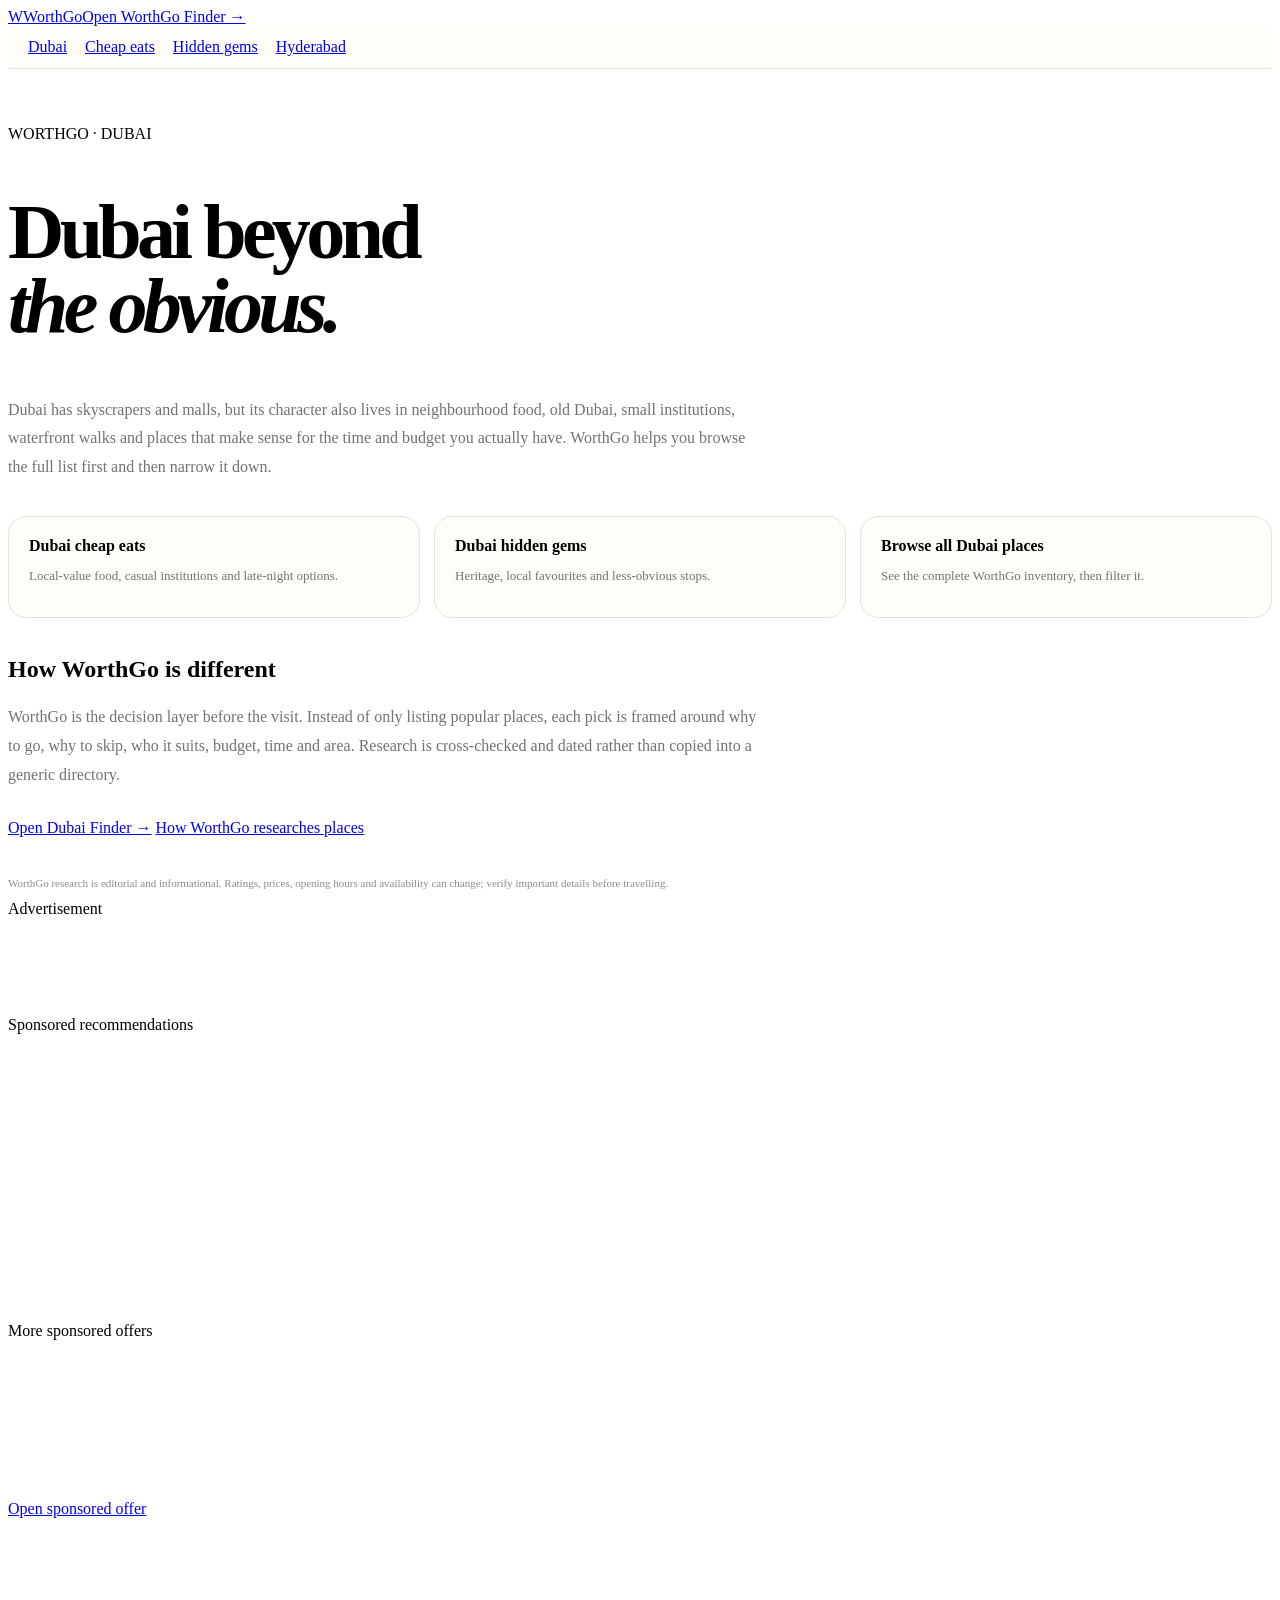
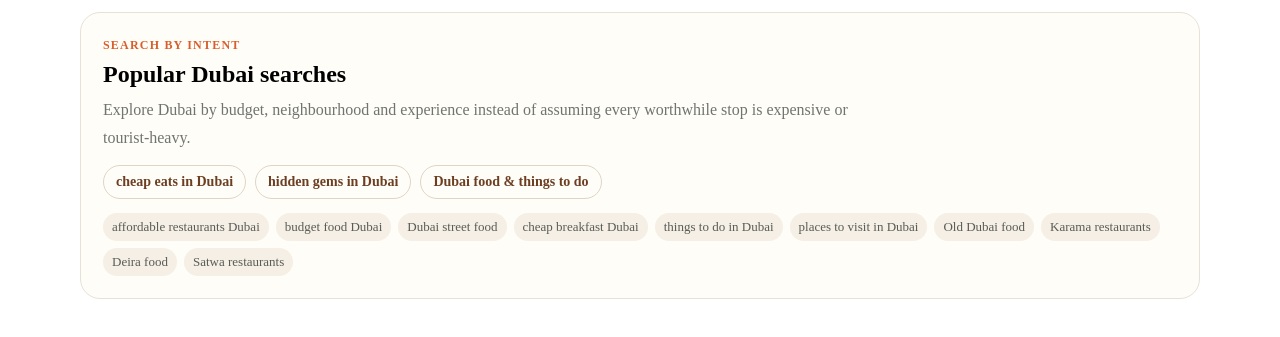
<file: dubai/index.html>
<!doctype html><html lang="en-AE"><head><meta charset="utf-8"><meta name="viewport" content="width=device-width,initial-scale=1"><title>Dubai Food, Hidden Gems & Things To Do | WorthGo</title><meta name="description" content="WorthGo's practical Dubai guide to local food, cheap eats, hidden gems, heritage neighbourhoods, waterfront walks and things to do. Browse first, then filter by budget, time, area and experience."><meta name="robots" content="index,follow,max-image-preview:large,max-snippet:-1,max-video-preview:-1"><link rel="canonical" href="https://worthgo.pages.dev/dubai/"><meta property="og:type" content="website"><meta property="og:site_name" content="WorthGo"><meta property="og:locale" content="en_AE"><meta property="og:title" content="Dubai Food, Hidden Gems & Things To Do | WorthGo"><meta property="og:description" content="A practical Dubai discovery guide covering local food, cheap eats, heritage, hidden gems and things to do."><meta property="og:url" content="https://worthgo.pages.dev/dubai/"><meta property="og:image" content="https://worthgo.pages.dev/og-image.jpg"><meta property="og:image:alt" content="WorthGo Dubai food, hidden gems and things to do guide"><meta property="og:image:width" content="1200"><meta property="og:image:height" content="630"><meta name="twitter:card" content="summary_large_image"><meta name="twitter:title" content="Dubai Food, Hidden Gems & Things To Do | WorthGo"><meta name="twitter:description" content="A practical Dubai guide to local food, cheap eats, heritage, hidden gems and things to do."><meta name="twitter:image" content="https://worthgo.pages.dev/og-image.jpg"><script type="application/ld+json">{"@context":"https://schema.org","@graph":[{"@type":"WebPage","@id":"https://worthgo.pages.dev/dubai/#webpage","name":"Dubai Food, Hidden Gems & Things To Do","url":"https://worthgo.pages.dev/dubai/","description":"A practical Dubai discovery guide from WorthGo.","dateModified":"2026-08-31","inLanguage":"en-AE","image":"https://worthgo.pages.dev/og-image.jpg","isPartOf":{"@type":"WebSite","name":"WorthGo","url":"https://worthgo.pages.dev/"},"about":{"@type":"City","name":"Dubai","containedInPlace":{"@type":"Country","name":"United Arab Emirates"}}},{"@type":"ItemList","name":"WorthGo Dubai guides","itemListElement":[{"@type":"ListItem","position":1,"name":"Dubai cheap eats","url":"https://worthgo.pages.dev/dubai/cheap-eats"},{"@type":"ListItem","position":2,"name":"Dubai hidden gems","url":"https://worthgo.pages.dev/dubai/hidden-gems"}]},{"@type":"BreadcrumbList","itemListElement":[{"@type":"ListItem","position":1,"name":"WorthGo","item":"https://worthgo.pages.dev/"},{"@type":"ListItem","position":2,"name":"Dubai","item":"https://worthgo.pages.dev/dubai/"}]}]}</script></head><body><header class="site-header"><a class="brand" href="/"><span class="brand-mark">W</span><span>Worth<span>Go</span></span></a><a class="city-pill" href="/">Open WorthGo Finder →</a></header><nav aria-label="WorthGo Dubai guides" style="padding:12px 20px;overflow:auto;white-space:nowrap;border-bottom:1px solid #e7e2d8;background:#fffdf8"><a href="/dubai/" style="margin-right:18px">Dubai</a><a href="/dubai/cheap-eats" style="margin-right:18px">Cheap eats</a><a href="/dubai/hidden-gems" style="margin-right:18px">Hidden gems</a><a href="/hyderabad/">Hyderabad</a></nav><main class="shell" style="padding:56px 0"><span class="kicker">WORTHGO · DUBAI</span><h1 style="font-family:var(--serif);font-size:clamp(44px,7vw,78px);letter-spacing:-.06em;line-height:.95">Dubai beyond <br><em style="color:var(--orange)">the obvious.</em></h1><p style="max-width:760px;color:#70746f;line-height:1.8">Dubai has skyscrapers and malls, but its character also lives in neighbourhood food, old Dubai, small institutions, waterfront walks and places that make sense for the time and budget you actually have. WorthGo helps you browse the full list first and then narrow it down.</p><section style="display:grid;grid-template-columns:repeat(auto-fit,minmax(240px,1fr));gap:14px;margin-top:34px"><a href="/dubai/cheap-eats" style="background:#fffdf8;border:1px solid #e7e2d8;border-radius:18px;padding:20px;color:inherit;text-decoration:none"><strong>Dubai cheap eats</strong><p style="font-size:13px;color:#70746f">Local-value food, casual institutions and late-night options.</p></a><a href="/dubai/hidden-gems" style="background:#fffdf8;border:1px solid #e7e2d8;border-radius:18px;padding:20px;color:inherit;text-decoration:none"><strong>Dubai hidden gems</strong><p style="font-size:13px;color:#70746f">Heritage, local favourites and less-obvious stops.</p></a><a href="/" style="background:#fffdf8;border:1px solid #e7e2d8;border-radius:18px;padding:20px;color:inherit;text-decoration:none"><strong>Browse all Dubai places</strong><p style="font-size:13px;color:#70746f">See the complete WorthGo inventory, then filter it.</p></a></section><section style="margin-top:38px"><h2>How WorthGo is different</h2><p style="max-width:760px;color:#70746f;line-height:1.8">WorthGo is the decision layer before the visit. Instead of only listing popular places, each pick is framed around why to go, why to skip, who it suits, budget, time and area. Research is cross-checked and dated rather than copied into a generic directory.</p></section><div style="margin-top:30px"><a class="primary-btn" href="/">Open Dubai Finder →</a> <a class="outline-btn" href="/about/methodology">How WorthGo researches places</a></div><p style="margin-top:40px;font-size:11px;color:#8a8d86">WorthGo research is editorial and informational. Ratings, prices, opening hours and availability can change; verify important details before travelling.</p></main><script src="/ads-body.js?v=20260826-sitewide" defer></script></body></html>
</file>
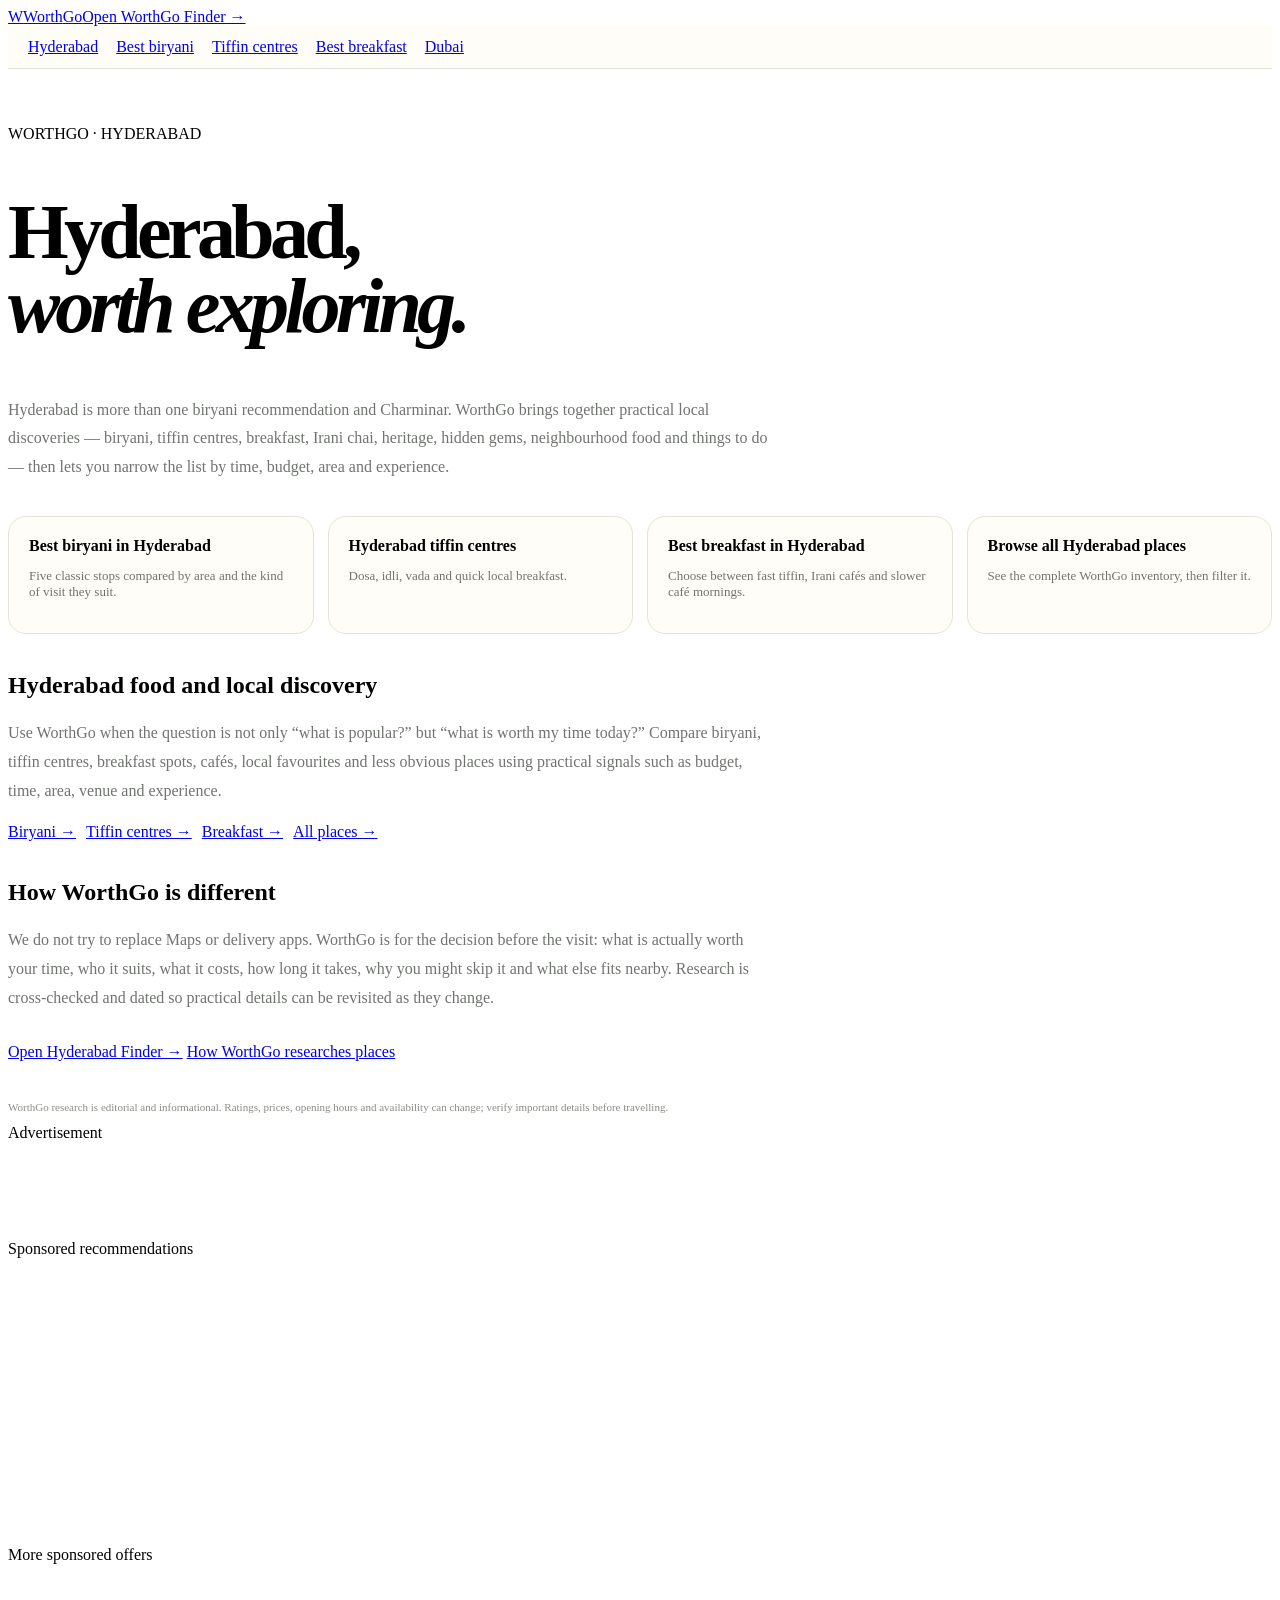
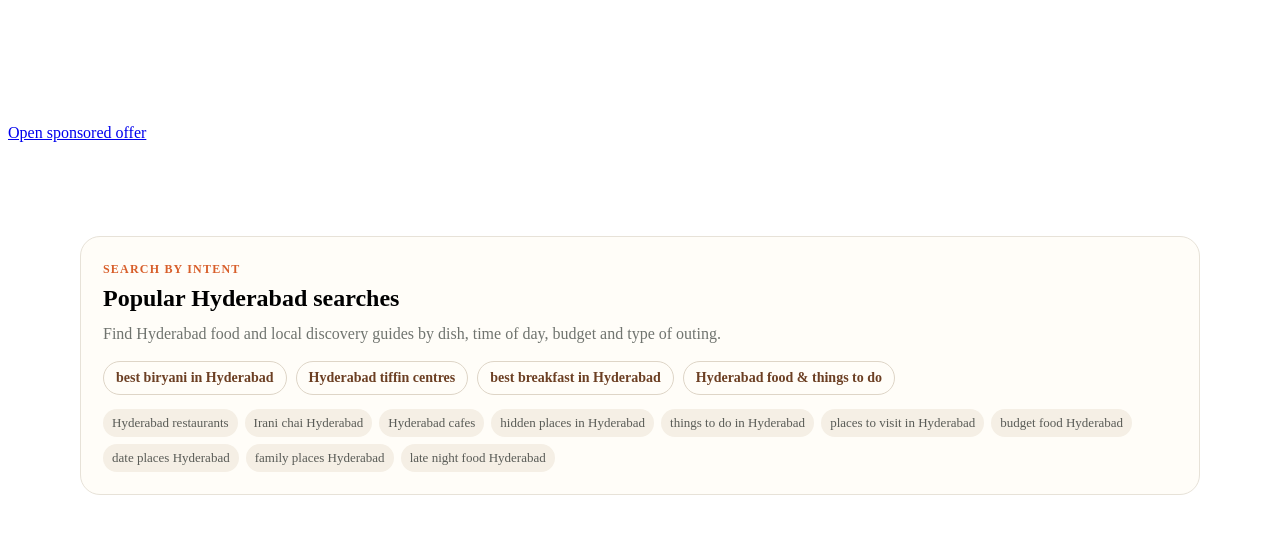
<file: hyderabad/index.html>
<!doctype html><html lang="en-IN"><head><meta charset="utf-8"><meta name="viewport" content="width=device-width,initial-scale=1"><title>Hyderabad Food, Tiffin, Hidden Gems & Things To Do | WorthGo</title><meta name="description" content="Explore Hyderabad food, tiffin centres, breakfast, biryani, Irani chai, hidden gems, heritage and things to do with practical WorthGo guides by budget, time and area."><meta name="robots" content="index,follow,max-image-preview:large,max-snippet:-1,max-video-preview:-1"><link rel="canonical" href="https://worthgo.pages.dev/hyderabad/"><meta property="og:type" content="website"><meta property="og:site_name" content="WorthGo"><meta property="og:locale" content="en_IN"><meta property="og:title" content="Hyderabad Food, Tiffin, Hidden Gems & Things To Do | WorthGo"><meta property="og:description" content="A practical Hyderabad discovery guide covering biryani, tiffin, breakfast, heritage, hidden gems and things to do."><meta property="og:url" content="https://worthgo.pages.dev/hyderabad/"><meta property="og:image" content="https://worthgo.pages.dev/og-image.jpg"><meta property="og:image:alt" content="WorthGo Hyderabad food, local discoveries and things to do guide"><meta property="og:image:width" content="1200"><meta property="og:image:height" content="630"><meta name="twitter:card" content="summary_large_image"><meta name="twitter:title" content="Hyderabad Food, Tiffin, Hidden Gems & Things To Do | WorthGo"><meta name="twitter:description" content="A practical Hyderabad guide to biryani, local breakfast, heritage, hidden gems and things to do."><meta name="twitter:image" content="https://worthgo.pages.dev/og-image.jpg"><script type="application/ld+json">{"@context":"https://schema.org","@graph":[{"@type":"WebPage","@id":"https://worthgo.pages.dev/hyderabad/#webpage","name":"Hyderabad Food, Tiffin, Hidden Gems & Things To Do","url":"https://worthgo.pages.dev/hyderabad/","description":"A practical Hyderabad discovery guide from WorthGo.","dateModified":"2026-08-31","inLanguage":"en-IN","image":"https://worthgo.pages.dev/og-image.jpg","isPartOf":{"@type":"WebSite","name":"WorthGo","url":"https://worthgo.pages.dev/"},"about":{"@type":"City","name":"Hyderabad","containedInPlace":{"@type":"State","name":"Telangana","containedInPlace":{"@type":"Country","name":"India"}}}},{"@type":"ItemList","name":"WorthGo Hyderabad guides","itemListElement":[{"@type":"ListItem","position":1,"name":"Best biryani in Hyderabad","url":"https://worthgo.pages.dev/hyderabad/best-biryani"},{"@type":"ListItem","position":2,"name":"Hyderabad tiffin centres","url":"https://worthgo.pages.dev/hyderabad/tiffin-centers"},{"@type":"ListItem","position":3,"name":"Best breakfast in Hyderabad","url":"https://worthgo.pages.dev/hyderabad/best-breakfast"}]},{"@type":"BreadcrumbList","itemListElement":[{"@type":"ListItem","position":1,"name":"WorthGo","item":"https://worthgo.pages.dev/"},{"@type":"ListItem","position":2,"name":"Hyderabad","item":"https://worthgo.pages.dev/hyderabad/"}]}]}</script></head><body><header class="site-header"><a class="brand" href="/"><span class="brand-mark">W</span><span>Worth<span>Go</span></span></a><a class="city-pill" href="/">Open WorthGo Finder →</a></header><nav aria-label="WorthGo city guides" style="padding:12px 20px;overflow:auto;white-space:nowrap;border-bottom:1px solid #e7e2d8;background:#fffdf8"><a href="/hyderabad/" style="margin-right:18px">Hyderabad</a><a href="/hyderabad/best-biryani" style="margin-right:18px">Best biryani</a><a href="/hyderabad/tiffin-centers" style="margin-right:18px">Tiffin centres</a><a href="/hyderabad/best-breakfast" style="margin-right:18px">Best breakfast</a><a href="/dubai/">Dubai</a></nav><main class="shell" style="padding:56px 0"><span class="kicker">WORTHGO · HYDERABAD</span><h1 style="font-family:var(--serif);font-size:clamp(44px,7vw,78px);letter-spacing:-.06em;line-height:.95">Hyderabad, <br><em style="color:var(--orange)">worth exploring.</em></h1><p style="max-width:760px;color:#70746f;line-height:1.8">Hyderabad is more than one biryani recommendation and Charminar. WorthGo brings together practical local discoveries — biryani, tiffin centres, breakfast, Irani chai, heritage, hidden gems, neighbourhood food and things to do — then lets you narrow the list by time, budget, area and experience.</p><section style="display:grid;grid-template-columns:repeat(auto-fit,minmax(240px,1fr));gap:14px;margin-top:34px"><a href="/hyderabad/best-biryani" style="background:#fffdf8;border:1px solid #e7e2d8;border-radius:18px;padding:20px;color:inherit;text-decoration:none"><strong>Best biryani in Hyderabad</strong><p style="font-size:13px;color:#70746f">Five classic stops compared by area and the kind of visit they suit.</p></a><a href="/hyderabad/tiffin-centers" style="background:#fffdf8;border:1px solid #e7e2d8;border-radius:18px;padding:20px;color:inherit;text-decoration:none"><strong>Hyderabad tiffin centres</strong><p style="font-size:13px;color:#70746f">Dosa, idli, vada and quick local breakfast.</p></a><a href="/hyderabad/best-breakfast" style="background:#fffdf8;border:1px solid #e7e2d8;border-radius:18px;padding:20px;color:inherit;text-decoration:none"><strong>Best breakfast in Hyderabad</strong><p style="font-size:13px;color:#70746f">Choose between fast tiffin, Irani cafés and slower café mornings.</p></a><a href="/" style="background:#fffdf8;border:1px solid #e7e2d8;border-radius:18px;padding:20px;color:inherit;text-decoration:none"><strong>Browse all Hyderabad places</strong><p style="font-size:13px;color:#70746f">See the complete WorthGo inventory, then filter it.</p></a></section><section style="margin-top:38px"><h2>Hyderabad food and local discovery</h2><p style="max-width:760px;color:#70746f;line-height:1.8">Use WorthGo when the question is not only “what is popular?” but “what is worth my time today?” Compare biryani, tiffin centres, breakfast spots, cafés, local favourites and less obvious places using practical signals such as budget, time, area, venue and experience.</p><div style="display:flex;flex-wrap:wrap;gap:10px;margin-top:18px"><a class="outline-btn" href="/hyderabad/best-biryani">Biryani →</a><a class="outline-btn" href="/hyderabad/tiffin-centers">Tiffin centres →</a><a class="outline-btn" href="/hyderabad/best-breakfast">Breakfast →</a><a class="outline-btn" href="/">All places →</a></div></section><section style="margin-top:38px"><h2>How WorthGo is different</h2><p style="max-width:760px;color:#70746f;line-height:1.8">We do not try to replace Maps or delivery apps. WorthGo is for the decision before the visit: what is actually worth your time, who it suits, what it costs, how long it takes, why you might skip it and what else fits nearby. Research is cross-checked and dated so practical details can be revisited as they change.</p></section><div style="margin-top:30px"><a class="primary-btn" href="/">Open Hyderabad Finder →</a> <a class="outline-btn" href="/about/methodology">How WorthGo researches places</a></div><p style="margin-top:40px;font-size:11px;color:#8a8d86">WorthGo research is editorial and informational. Ratings, prices, opening hours and availability can change; verify important details before travelling.</p></main><script src="/ads-body.js?v=20260826-sitewide" defer></script></body></html>
</file>
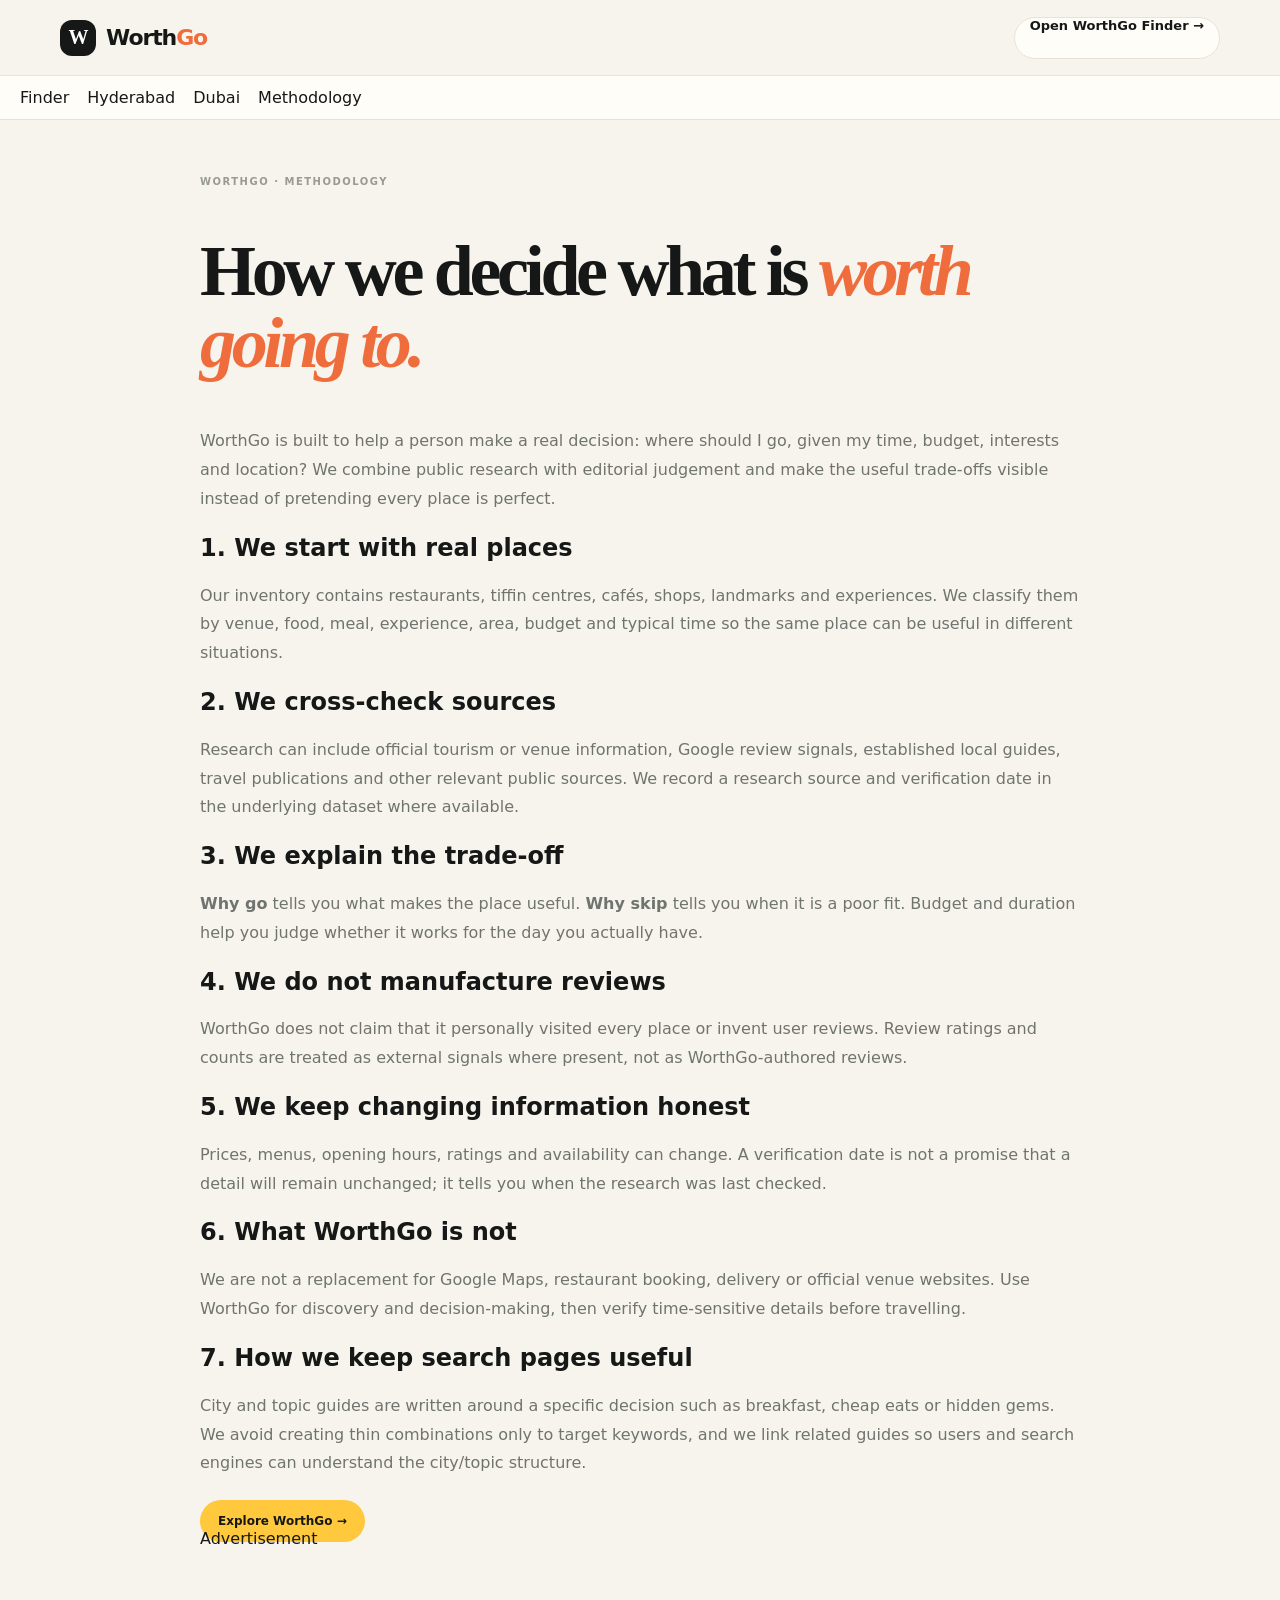
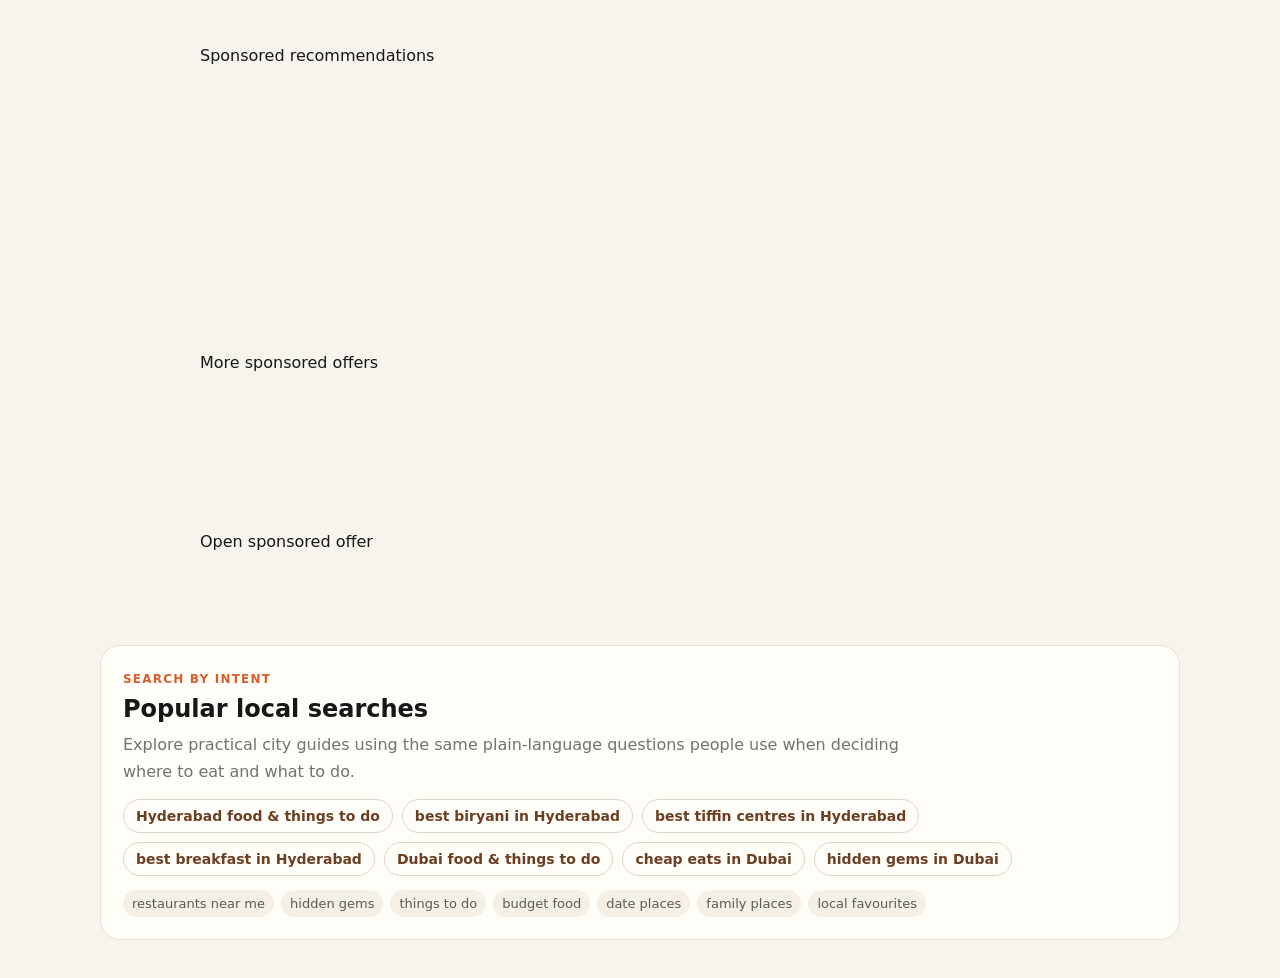
<file: about/methodology.html>
<!doctype html><html lang="en"><head><meta charset="utf-8"><meta name="viewport" content="width=device-width,initial-scale=1"><title>How WorthGo Researches Places | Methodology</title><meta name="description" content="How WorthGo researches, cross-checks and presents local places, food and things to do in Hyderabad and Dubai, including source checks and changing-information limits."><meta name="robots" content="index,follow,max-image-preview:large,max-snippet:-1,max-video-preview:-1"><link rel="canonical" href="https://worthgo.pages.dev/about/methodology"><meta property="og:type" content="article"><meta property="og:site_name" content="WorthGo"><meta property="og:locale" content="en_US"><meta property="og:title" content="How WorthGo Researches Places | Methodology"><meta property="og:description" content="See how WorthGo researches local places, explains trade-offs, cross-checks sources and handles changing information."><meta property="og:url" content="https://worthgo.pages.dev/about/methodology"><meta property="og:image" content="https://worthgo.pages.dev/og-image.jpg"><meta property="og:image:alt" content="WorthGo local discovery research methodology"><meta property="og:image:width" content="1200"><meta property="og:image:height" content="630"><meta name="twitter:card" content="summary_large_image"><meta name="twitter:title" content="How WorthGo Researches Places | Methodology"><meta name="twitter:description" content="How WorthGo researches local places, cross-checks sources and explains why a place may or may not be worth your time."><meta name="twitter:image" content="https://worthgo.pages.dev/og-image.jpg"><meta name="twitter:image:alt" content="WorthGo local discovery research methodology"><link rel="stylesheet" href="/styles.css"><link rel="stylesheet" href="/deploy.css"><script type="application/ld+json">{"@context":"https://schema.org","@type":"AboutPage","name":"How WorthGo Researches Places","description":"How WorthGo researches, cross-checks and presents local places, food and things to do.","url":"https://worthgo.pages.dev/about/methodology","dateModified":"2026-08-31","image":"https://worthgo.pages.dev/og-image.jpg","isPartOf":{"@type":"WebSite","name":"WorthGo","url":"https://worthgo.pages.dev/"}}</script><script type="application/ld+json">{"@context":"https://schema.org","@type":"BreadcrumbList","itemListElement":[{"@type":"ListItem","position":1,"name":"WorthGo","item":"https://worthgo.pages.dev/"},{"@type":"ListItem","position":2,"name":"Methodology","item":"https://worthgo.pages.dev/about/methodology"}]}</script></head><body><header class="site-header"><a class="brand" href="/"><span class="brand-mark">W</span><span>Worth<span>Go</span></span></a><a class="city-pill" href="/">Open WorthGo Finder →</a></header><nav aria-label="WorthGo guides" style="padding:12px 20px;overflow:auto;white-space:nowrap;border-bottom:1px solid #e7e2d8;background:#fffdf8"><a href="/" style="margin-right:18px">Finder</a><a href="/hyderabad/" style="margin-right:18px">Hyderabad</a><a href="/dubai/" style="margin-right:18px">Dubai</a><a href="/about/methodology">Methodology</a></nav><main class="shell" style="padding:56px 0;max-width:880px"><span class="kicker">WORTHGO · METHODOLOGY</span><h1 style="font-family:var(--serif);font-size:clamp(42px,7vw,72px);letter-spacing:-.06em;line-height:1">How we decide what is <em style="color:var(--orange)">worth going to.</em></h1><p style="color:#70746f;line-height:1.8">WorthGo is built to help a person make a real decision: where should I go, given my time, budget, interests and location? We combine public research with editorial judgement and make the useful trade-offs visible instead of pretending every place is perfect.</p><h2>1. We start with real places</h2><p style="color:#70746f;line-height:1.8">Our inventory contains restaurants, tiffin centres, cafés, shops, landmarks and experiences. We classify them by venue, food, meal, experience, area, budget and typical time so the same place can be useful in different situations.</p><h2>2. We cross-check sources</h2><p style="color:#70746f;line-height:1.8">Research can include official tourism or venue information, Google review signals, established local guides, travel publications and other relevant public sources. We record a research source and verification date in the underlying dataset where available.</p><h2>3. We explain the trade-off</h2><p style="color:#70746f;line-height:1.8"><strong>Why go</strong> tells you what makes the place useful. <strong>Why skip</strong> tells you when it is a poor fit. Budget and duration help you judge whether it works for the day you actually have.</p><h2>4. We do not manufacture reviews</h2><p style="color:#70746f;line-height:1.8">WorthGo does not claim that it personally visited every place or invent user reviews. Review ratings and counts are treated as external signals where present, not as WorthGo-authored reviews.</p><h2>5. We keep changing information honest</h2><p style="color:#70746f;line-height:1.8">Prices, menus, opening hours, ratings and availability can change. A verification date is not a promise that a detail will remain unchanged; it tells you when the research was last checked.</p><h2>6. What WorthGo is not</h2><p style="color:#70746f;line-height:1.8">We are not a replacement for Google Maps, restaurant booking, delivery or official venue websites. Use WorthGo for discovery and decision-making, then verify time-sensitive details before travelling.</p><h2>7. How we keep search pages useful</h2><p style="color:#70746f;line-height:1.8">City and topic guides are written around a specific decision such as breakfast, cheap eats or hidden gems. We avoid creating thin combinations only to target keywords, and we link related guides so users and search engines can understand the city/topic structure.</p><div style="margin-top:32px"><a class="primary-btn" href="/">Explore WorthGo →</a></div></main><script src="/ads-body.js?v=20260826-sitewide" defer></script></body></html>
</file>
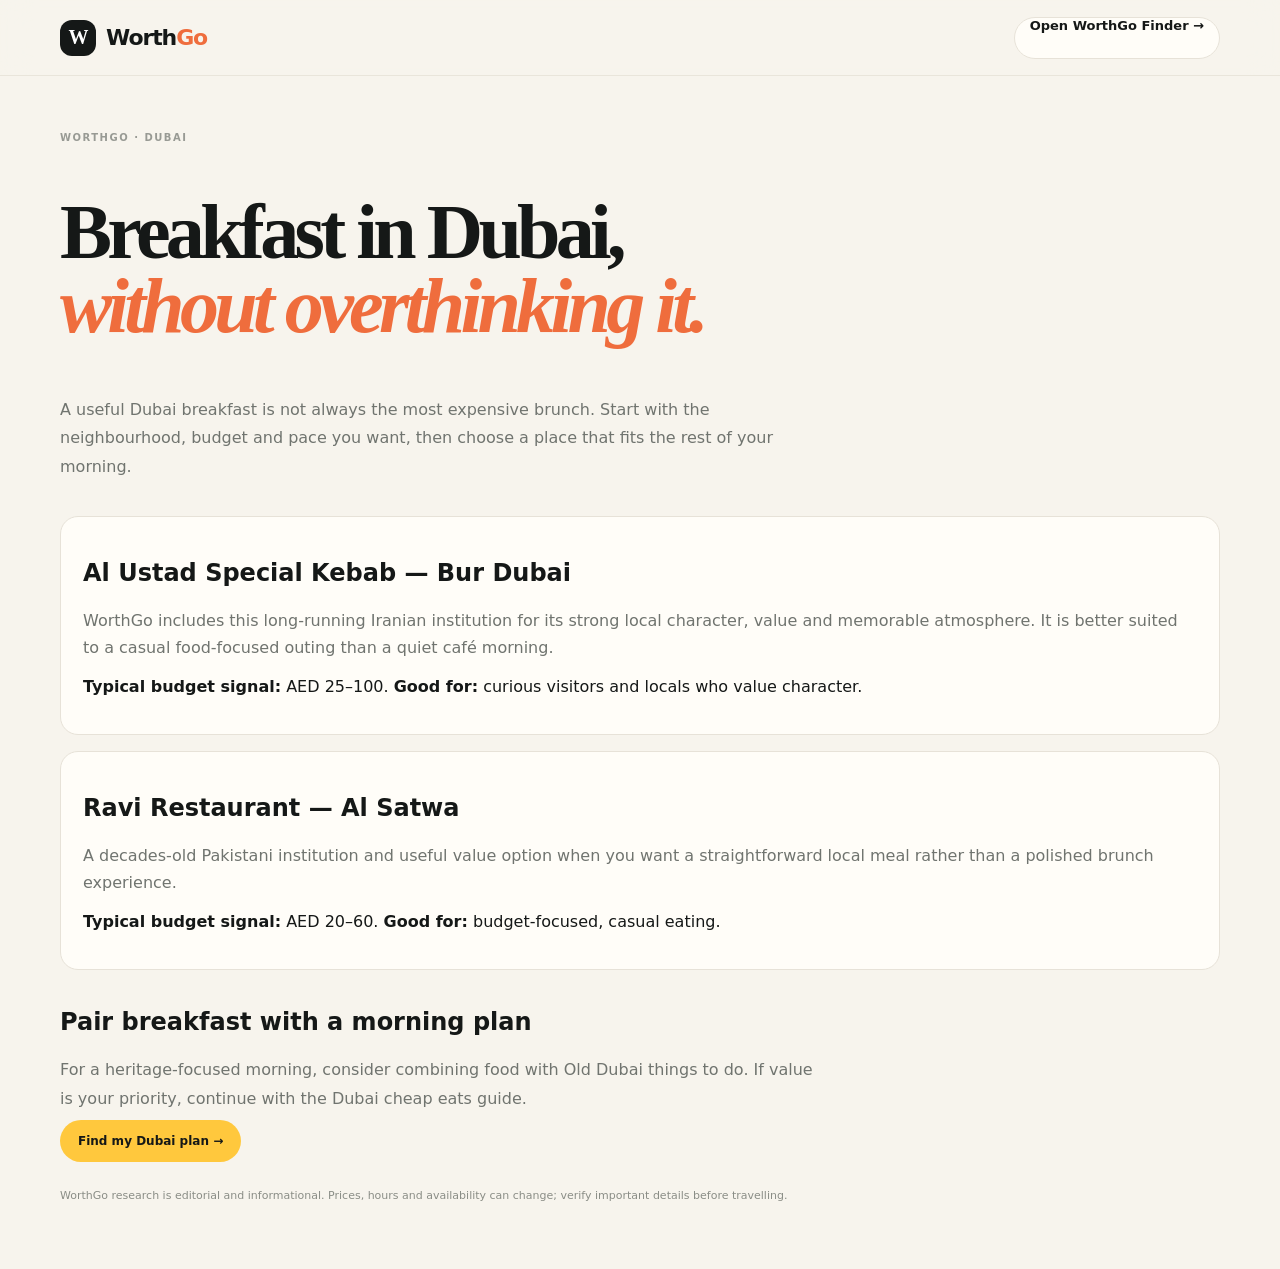
<file: dubai/breakfast.html>
<!doctype html><html lang="en"><head><meta charset="utf-8"><meta name="viewport" content="width=device-width,initial-scale=1"><title>Breakfast in Dubai: Local, Budget & Worthwhile Morning Stops | WorthGo</title><meta name="description" content="Find worthwhile breakfast ideas in Dubai, from budget local favourites to relaxed heritage-area stops, with practical guidance for time, budget and atmosphere."><meta name="robots" content="index,follow,max-image-preview:large"><link rel="canonical" href="https://worthgo.pages.dev/dubai/breakfast.html"><meta property="og:type" content="article"><meta property="og:site_name" content="WorthGo"><meta property="og:title" content="Breakfast in Dubai: Local, Budget & Worthwhile Morning Stops"><meta property="og:description" content="Practical Dubai breakfast ideas for locals and visitors."><meta property="og:url" content="https://worthgo.pages.dev/dubai/breakfast.html"><link rel="stylesheet" href="/styles.css"><link rel="stylesheet" href="/deploy.css"><script type="application/ld+json">{"@context":"https://schema.org","@type":"Article","headline":"Breakfast in Dubai: Local, Budget & Worthwhile Morning Stops","description":"Practical Dubai breakfast guide.","dateModified":"2026-08-15","author":{"@type":"Organization","name":"WorthGo"},"publisher":{"@type":"Organization","name":"WorthGo"},"mainEntityOfPage":"https://worthgo.pages.dev/dubai/breakfast.html"}</script></head><body><header class="site-header"><a class="brand" href="/"><span class="brand-mark">W</span><span>Worth<span>Go</span></span></a><a class="city-pill" href="/">Open WorthGo Finder →</a></header><main class="shell" style="padding:56px 0"><span class="kicker">WORTHGO · DUBAI</span><h1 style="font-family:var(--serif);font-size:clamp(44px,7vw,78px);letter-spacing:-.06em;line-height:.95">Breakfast in Dubai,<br><em style="color:var(--orange)">without overthinking it.</em></h1><p style="max-width:760px;color:#70746f;line-height:1.8">A useful Dubai breakfast is not always the most expensive brunch. Start with the neighbourhood, budget and pace you want, then choose a place that fits the rest of your morning.</p><section style="margin-top:34px;display:grid;gap:16px"><article style="background:#fffdf8;border:1px solid #e7e2d8;border-radius:18px;padding:22px"><h2>Al Ustad Special Kebab — Bur Dubai</h2><p style="color:#70746f;line-height:1.7">WorthGo includes this long-running Iranian institution for its strong local character, value and memorable atmosphere. It is better suited to a casual food-focused outing than a quiet café morning.</p><p><strong>Typical budget signal:</strong> AED 25–100. <strong>Good for:</strong> curious visitors and locals who value character.</p></article><article style="background:#fffdf8;border:1px solid #e7e2d8;border-radius:18px;padding:22px"><h2>Ravi Restaurant — Al Satwa</h2><p style="color:#70746f;line-height:1.7">A decades-old Pakistani institution and useful value option when you want a straightforward local meal rather than a polished brunch experience.</p><p><strong>Typical budget signal:</strong> AED 20–60. <strong>Good for:</strong> budget-focused, casual eating.</p></article></section><section style="margin-top:38px"><h2>Pair breakfast with a morning plan</h2><p style="max-width:760px;color:#70746f;line-height:1.8">For a heritage-focused morning, consider combining food with <a href="/dubai/things-to-do.html">Old Dubai things to do</a>. If value is your priority, continue with the <a href="/dubai/cheap-eats.html">Dubai cheap eats guide</a>.</p><a class="primary-btn" href="/">Find my Dubai plan →</a></section><p style="margin-top:40px;font-size:11px;color:#8a8d86">WorthGo research is editorial and informational. Prices, hours and availability can change; verify important details before travelling.</p></main></body></html>
</file>
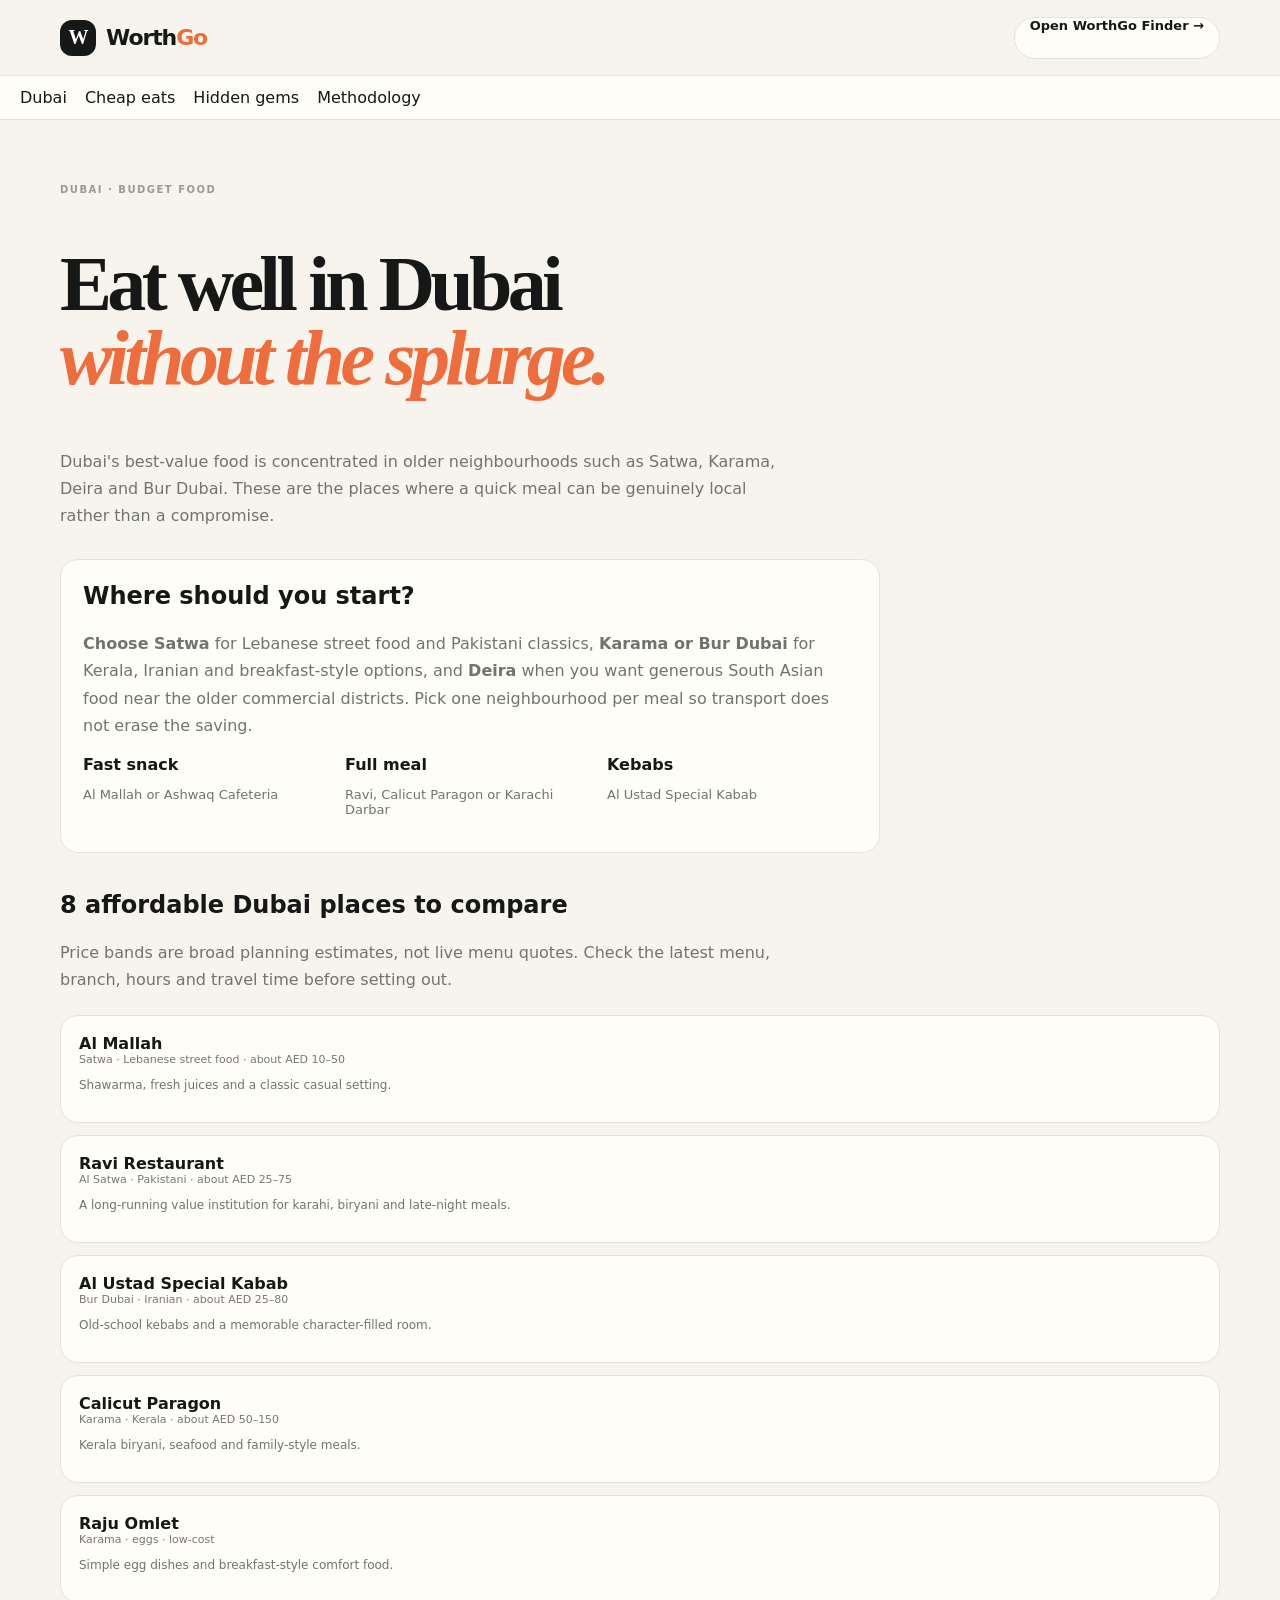
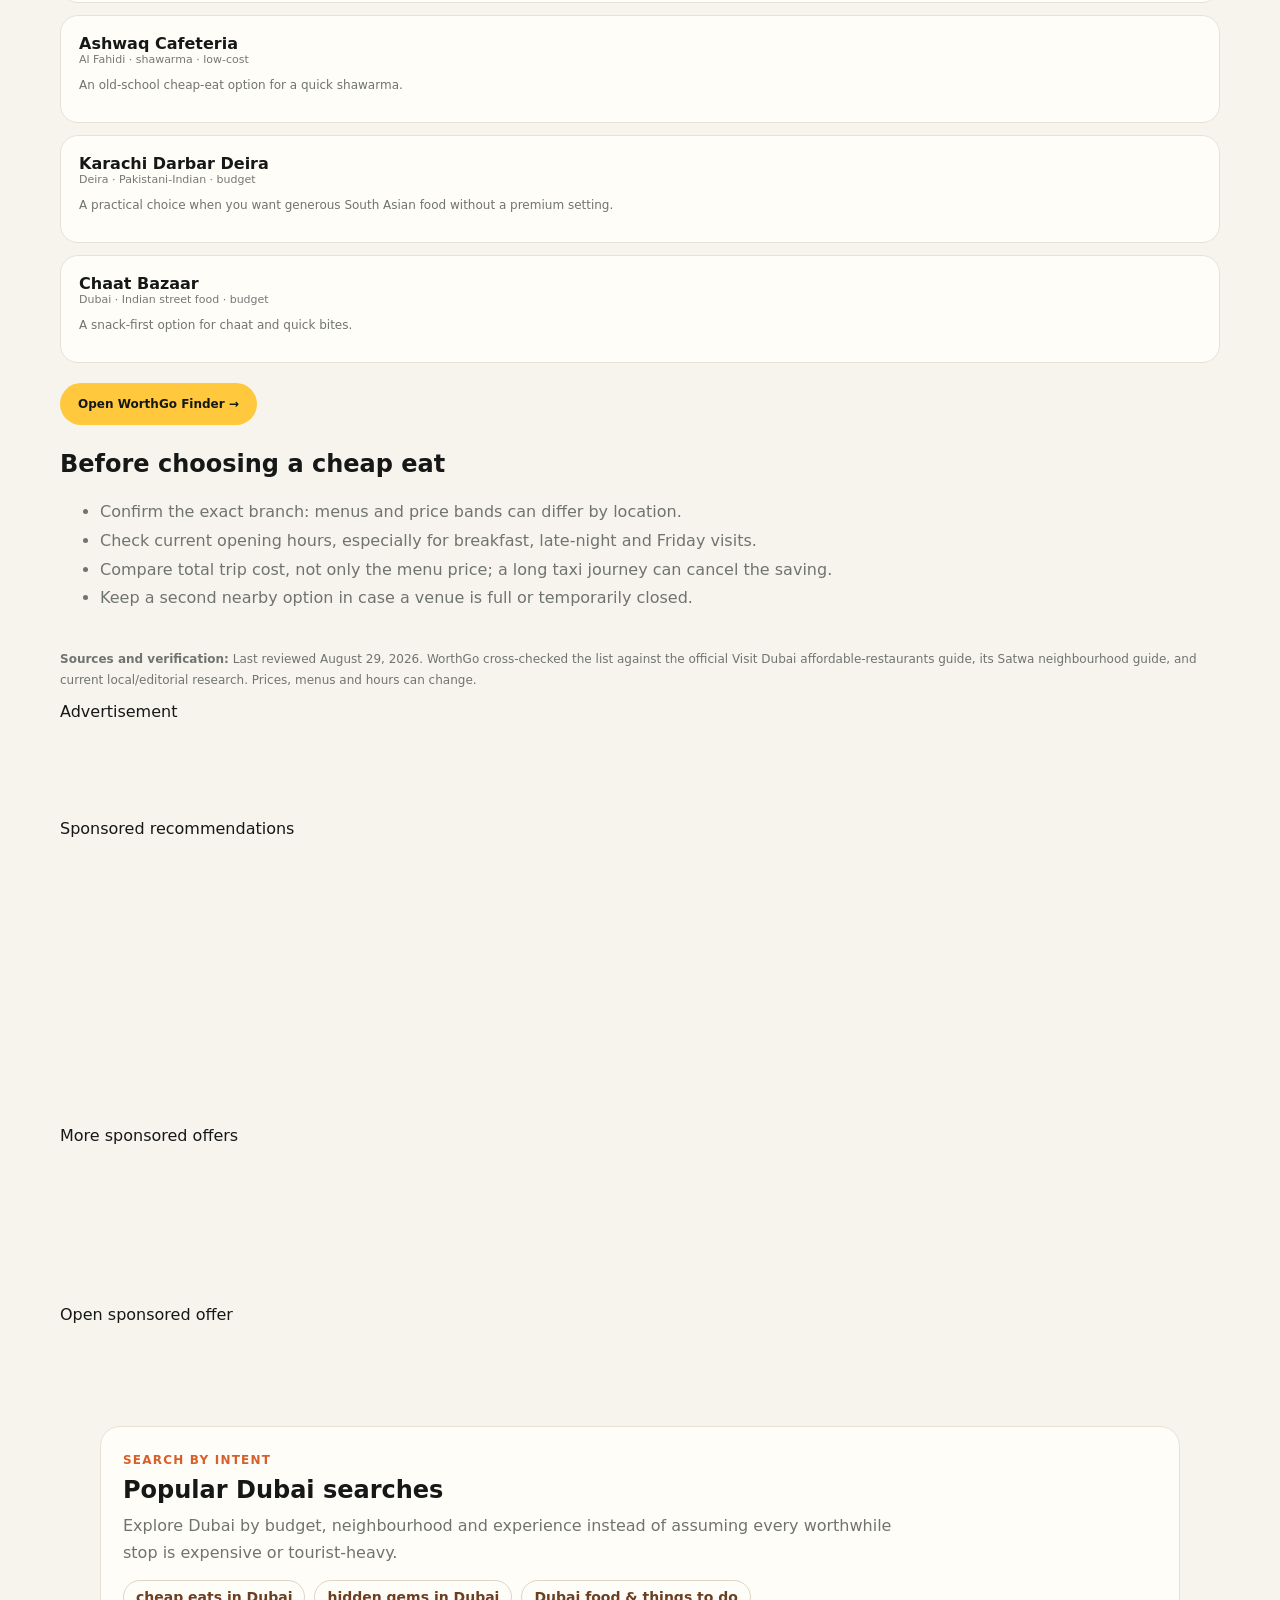
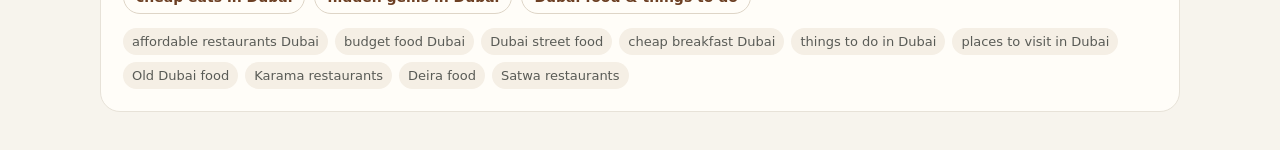
<file: dubai/cheap-eats.html>
<!doctype html><html lang="en"><head><meta charset="utf-8"><meta name="viewport" content="width=device-width,initial-scale=1"><title>Best Cheap Eats in Dubai (2026): 8 Local-Value Picks | WorthGo</title><meta name="description" content="Find 8 affordable Dubai restaurants across Satwa, Karama, Deira and Bur Dubai, with price bands, cuisines, area tips and official tourism sources."><meta name="robots" content="index,follow,max-image-preview:large"><link rel="canonical" href="https://worthgo.pages.dev/dubai/cheap-eats"><meta property="og:type" content="article"><meta property="og:site_name" content="WorthGo"><meta property="og:title" content="Best Cheap Eats in Dubai (2026): 8 Local-Value Picks"><meta property="og:description" content="Affordable Dubai food across Satwa, Karama, Deira and Bur Dubai, with practical area and budget context."><meta property="og:url" content="https://worthgo.pages.dev/dubai/cheap-eats"><meta property="og:image" content="https://worthgo.pages.dev/og-image.jpg"><meta property="og:image:width" content="1200"><meta property="og:image:height" content="630"><meta name="twitter:card" content="summary_large_image"><meta name="twitter:image" content="https://worthgo.pages.dev/og-image.jpg"><link rel="stylesheet" href="/styles.css"><link rel="stylesheet" href="/deploy.css"><script type="application/ld+json">{"@context":"https://schema.org","@type":"Article","headline":"Best Cheap Eats in Dubai (2026): 8 Local-Value Picks","description":"A practical, sourced guide to affordable Dubai restaurants by neighbourhood, cuisine and broad price band.","datePublished":"2026-08-15","dateModified":"2026-08-29","author":{"@type":"Organization","name":"WorthGo","url":"https://worthgo.pages.dev/about/methodology"},"publisher":{"@type":"Organization","name":"WorthGo","url":"https://worthgo.pages.dev/"},"mainEntityOfPage":{"@type":"WebPage","@id":"https://worthgo.pages.dev/dubai/cheap-eats"},"image":"https://worthgo.pages.dev/og-image.jpg","about":{"@type":"City","name":"Dubai"}}</script><script type="application/ld+json">{"@context":"https://schema.org","@type":"ItemList","name":"8 affordable places to eat in Dubai","numberOfItems":8,"itemListOrder":"https://schema.org/ItemListUnordered","itemListElement":[{"@type":"ListItem","position":1,"item":{"@type":"Restaurant","name":"Al Mallah","servesCuisine":"Lebanese"}},{"@type":"ListItem","position":2,"item":{"@type":"Restaurant","name":"Ravi Restaurant","servesCuisine":"Pakistani"}},{"@type":"ListItem","position":3,"item":{"@type":"Restaurant","name":"Al Ustad Special Kabab","servesCuisine":"Iranian"}},{"@type":"ListItem","position":4,"item":{"@type":"Restaurant","name":"Calicut Paragon","servesCuisine":"Kerala"}},{"@type":"ListItem","position":5,"item":{"@type":"Restaurant","name":"Raju Omlet"}},{"@type":"ListItem","position":6,"item":{"@type":"Restaurant","name":"Ashwaq Cafeteria"}},{"@type":"ListItem","position":7,"item":{"@type":"Restaurant","name":"Karachi Darbar Deira","servesCuisine":"Pakistani and Indian"}},{"@type":"ListItem","position":8,"item":{"@type":"Restaurant","name":"Chaat Bazaar","servesCuisine":"Indian street food"}}]}</script><script type="application/ld+json">{"@context":"https://schema.org","@type":"BreadcrumbList","itemListElement":[{"@type":"ListItem","position":1,"name":"WorthGo","item":"https://worthgo.pages.dev/"},{"@type":"ListItem","position":2,"name":"Dubai","item":"https://worthgo.pages.dev/dubai/"},{"@type":"ListItem","position":3,"name":"Cheap Eats","item":"https://worthgo.pages.dev/dubai/cheap-eats"}]}</script></head><body><header class="site-header"><a class="brand" href="/"><span class="brand-mark">W</span><span>Worth<span>Go</span></span></a><a class="city-pill" href="/">Open WorthGo Finder →</a></header><nav aria-label="WorthGo Dubai guides" style="padding:12px 20px;overflow:auto;white-space:nowrap;border-bottom:1px solid #e7e2d8;background:#fffdf8"><a href="/dubai/" style="margin-right:18px">Dubai</a><a href="/dubai/cheap-eats" style="margin-right:18px">Cheap eats</a><a href="/dubai/hidden-gems" style="margin-right:18px">Hidden gems</a><a href="/about/methodology">Methodology</a></nav><main class="shell" style="padding:64px 0"><span class="kicker">DUBAI · BUDGET FOOD</span><h1 style="font-family:var(--serif);font-size:clamp(44px,7vw,78px);letter-spacing:-.06em;line-height:.95">Eat well in Dubai <br><em style="color:var(--orange)">without the splurge.</em></h1><p style="max-width:720px;color:#70746f;line-height:1.7">Dubai's best-value food is concentrated in older neighbourhoods such as Satwa, Karama, Deira and Bur Dubai. These are the places where a quick meal can be genuinely local rather than a compromise.</p><section style="margin-top:30px;max-width:820px;background:#fffdf8;border:1px solid #e7e2d8;border-radius:18px;padding:22px" aria-labelledby="cheap-eats-quick-answer"><h2 id="cheap-eats-quick-answer" style="margin-top:0">Where should you start?</h2><p style="color:#70746f;line-height:1.7"><strong>Choose Satwa</strong> for Lebanese street food and Pakistani classics, <strong>Karama or Bur Dubai</strong> for Kerala, Iranian and breakfast-style options, and <strong>Deira</strong> when you want generous South Asian food near the older commercial districts. Pick one neighbourhood per meal so transport does not erase the saving.</p><div style="display:grid;grid-template-columns:repeat(auto-fit,minmax(180px,1fr));gap:12px;margin-top:16px"><div><strong>Fast snack</strong><p style="font-size:13px;color:#70746f">Al Mallah or Ashwaq Cafeteria</p></div><div><strong>Full meal</strong><p style="font-size:13px;color:#70746f">Ravi, Calicut Paragon or Karachi Darbar</p></div><div><strong>Kebabs</strong><p style="font-size:13px;color:#70746f">Al Ustad Special Kabab</p></div></div></section><h2 style="margin-top:38px">8 affordable Dubai places to compare</h2><p style="max-width:760px;color:#70746f;line-height:1.7">Price bands are broad planning estimates, not live menu quotes. Check the latest menu, branch, hours and travel time before setting out.</p><div style="display:grid;gap:12px;margin-top:22px"><article style="background:#fffdf8;border:1px solid #e7e2d8;border-radius:18px;padding:18px"><strong>Al Mallah</strong><div style="font-size:11px;color:#777">Satwa · Lebanese street food · about AED 10–50</div><p style="font-size:12px;color:#70746f">Shawarma, fresh juices and a classic casual setting.</p></article><article style="background:#fffdf8;border:1px solid #e7e2d8;border-radius:18px;padding:18px"><strong>Ravi Restaurant</strong><div style="font-size:11px;color:#777">Al Satwa · Pakistani · about AED 25–75</div><p style="font-size:12px;color:#70746f">A long-running value institution for karahi, biryani and late-night meals.</p></article><article style="background:#fffdf8;border:1px solid #e7e2d8;border-radius:18px;padding:18px"><strong>Al Ustad Special Kabab</strong><div style="font-size:11px;color:#777">Bur Dubai · Iranian · about AED 25–80</div><p style="font-size:12px;color:#70746f">Old-school kebabs and a memorable character-filled room.</p></article><article style="background:#fffdf8;border:1px solid #e7e2d8;border-radius:18px;padding:18px"><strong>Calicut Paragon</strong><div style="font-size:11px;color:#777">Karama · Kerala · about AED 50–150</div><p style="font-size:12px;color:#70746f">Kerala biryani, seafood and family-style meals.</p></article><article style="background:#fffdf8;border:1px solid #e7e2d8;border-radius:18px;padding:18px"><strong>Raju Omlet</strong><div style="font-size:11px;color:#777">Karama · eggs · low-cost</div><p style="font-size:12px;color:#70746f">Simple egg dishes and breakfast-style comfort food.</p></article><article style="background:#fffdf8;border:1px solid #e7e2d8;border-radius:18px;padding:18px"><strong>Ashwaq Cafeteria</strong><div style="font-size:11px;color:#777">Al Fahidi · shawarma · low-cost</div><p style="font-size:12px;color:#70746f">An old-school cheap-eat option for a quick shawarma.</p></article><article style="background:#fffdf8;border:1px solid #e7e2d8;border-radius:18px;padding:18px"><strong>Karachi Darbar Deira</strong><div style="font-size:11px;color:#777">Deira · Pakistani-Indian · budget</div><p style="font-size:12px;color:#70746f">A practical choice when you want generous South Asian food without a premium setting.</p></article><article style="background:#fffdf8;border:1px solid #e7e2d8;border-radius:18px;padding:18px"><strong>Chaat Bazaar</strong><div style="font-size:11px;color:#777">Dubai · Indian street food · budget</div><p style="font-size:12px;color:#70746f">A snack-first option for chaat and quick bites.</p></article></div><div style="margin-top:30px"><a class="primary-btn" href="/">Open WorthGo Finder →</a></div><section style="margin-top:38px;max-width:820px" aria-labelledby="planning-checks"><h2 id="planning-checks">Before choosing a cheap eat</h2><ul style="color:#70746f;line-height:1.8"><li>Confirm the exact branch: menus and price bands can differ by location.</li><li>Check current opening hours, especially for breakfast, late-night and Friday visits.</li><li>Compare total trip cost, not only the menu price; a long taxi journey can cancel the saving.</li><li>Keep a second nearby option in case a venue is full or temporarily closed.</li></ul></section><p style="margin-top:36px;font-size:12px;color:#70746f;line-height:1.7"><strong>Sources and verification:</strong> Last reviewed August 29, 2026. WorthGo cross-checked the list against the official <a href="https://www.visitdubai.com/en/articles/budget-restaurants-in-dubai" target="_blank" rel="noopener noreferrer">Visit Dubai affordable-restaurants guide</a>, its <a href="https://www.visitdubai.com/en/explore-dubai/dubai-neighbourhoods/satwa" target="_blank" rel="noopener noreferrer">Satwa neighbourhood guide</a>, and current local/editorial research. Prices, menus and hours can change.</p></main><script src="/ads-body.js?v=20260826-sitewide" defer></script></body></html>
</file>
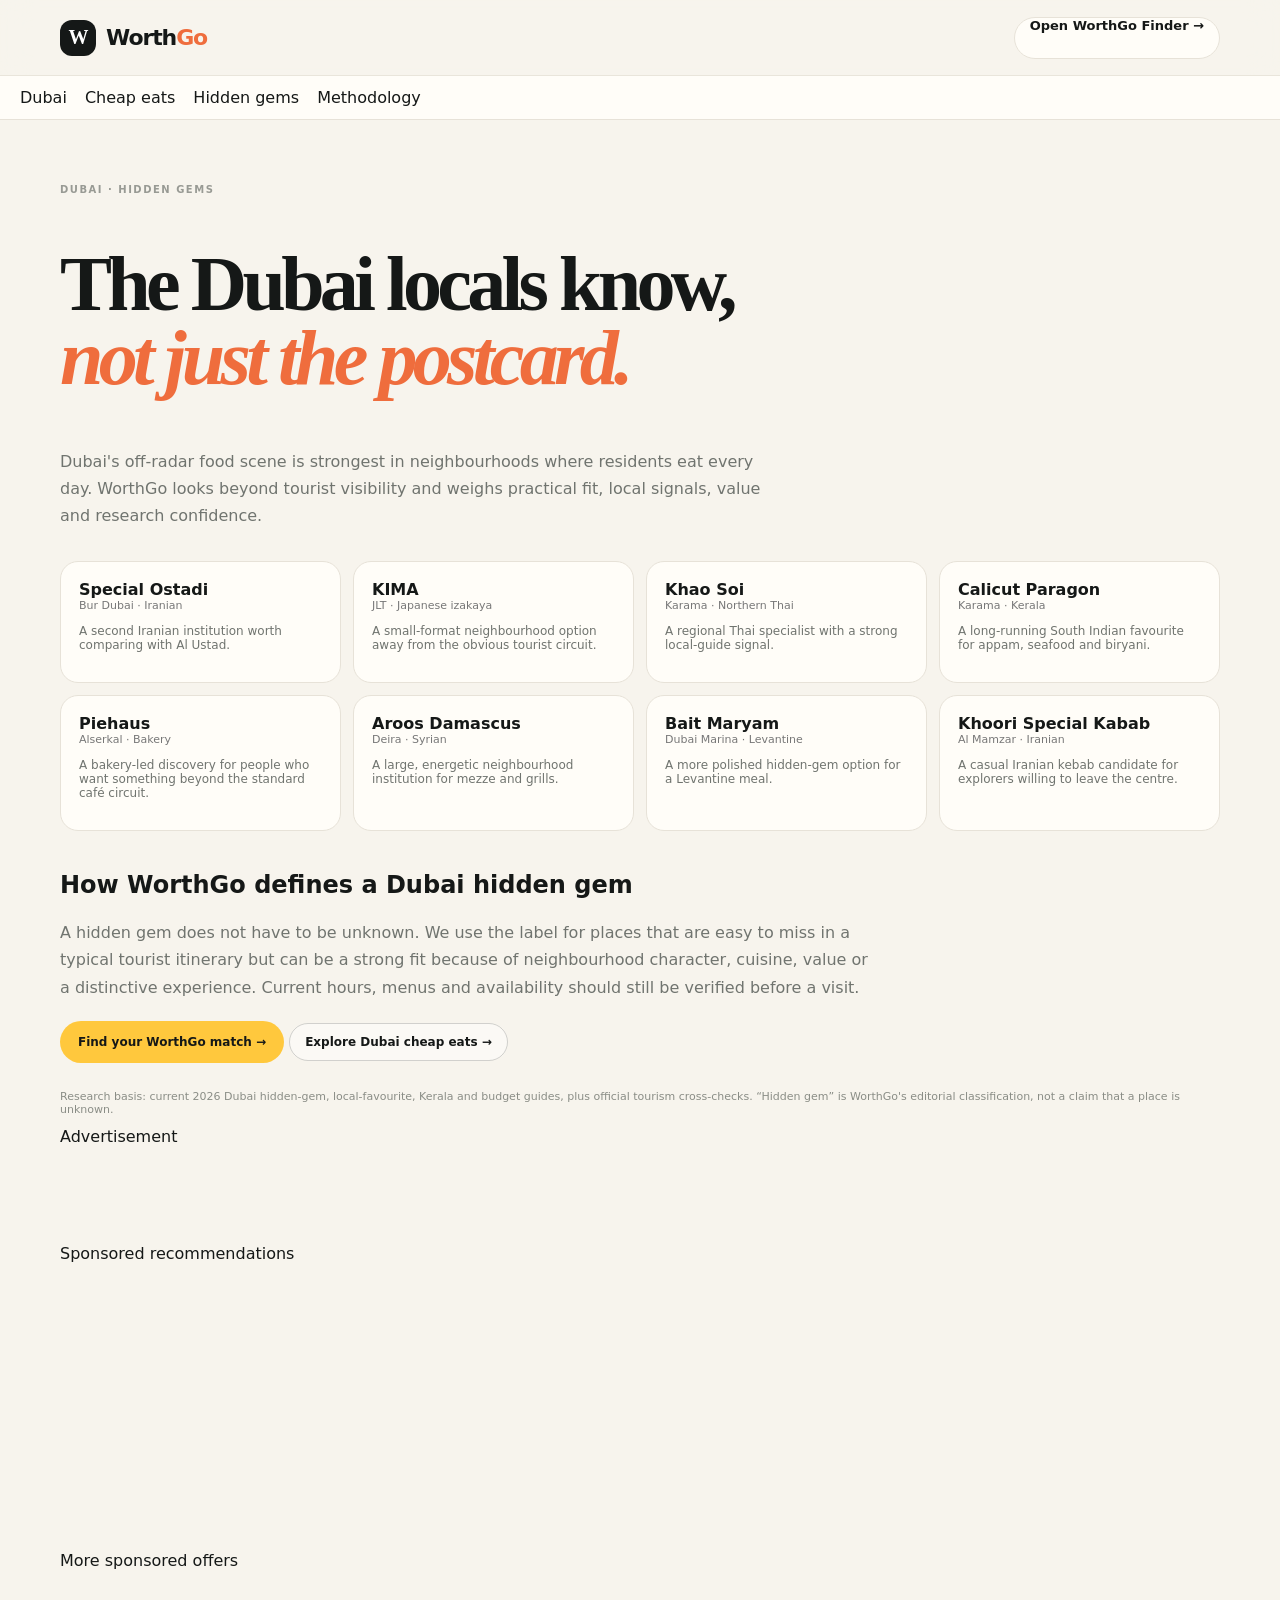
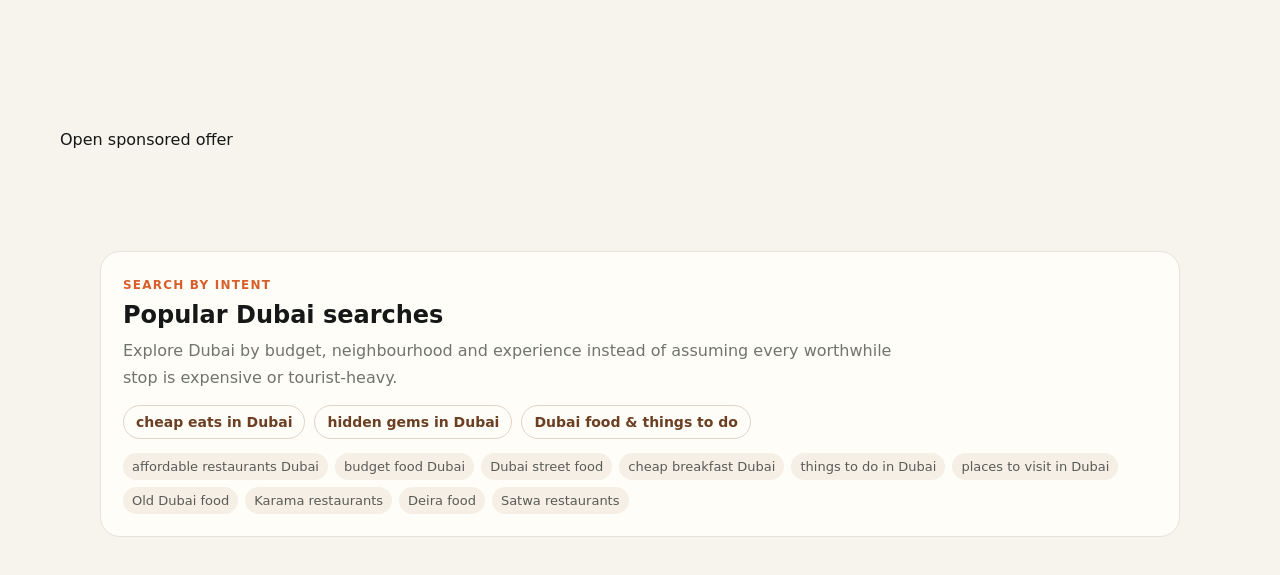
<file: dubai/hidden-gems.html>
<!doctype html><html lang="en-AE"><head><meta charset="utf-8"><meta name="viewport" content="width=device-width,initial-scale=1"><title>Hidden Gems in Dubai — Local Food & Places | WorthGo</title><meta name="description" content="WorthGo's 2026 guide to Dubai hidden gems and local-favourite food, from Satwa and Karama to Deira, Bur Dubai, JLT and less-obvious neighbourhood stops."><meta name="robots" content="index,follow,max-image-preview:large,max-snippet:-1,max-video-preview:-1"><link rel="canonical" href="https://worthgo.pages.dev/dubai/hidden-gems"><meta property="og:type" content="article"><meta property="og:site_name" content="WorthGo"><meta property="og:locale" content="en_AE"><meta property="og:title" content="Hidden Gems in Dubai — Local Food & Places | WorthGo"><meta property="og:description" content="Discover Dubai local-favourite food and less-obvious places across Karama, Deira, Bur Dubai, JLT and beyond."><meta property="og:url" content="https://worthgo.pages.dev/dubai/hidden-gems"><meta property="og:image" content="https://worthgo.pages.dev/og-image.jpg"><meta property="og:image:alt" content="WorthGo guide to hidden gems and local food in Dubai"><meta property="og:image:width" content="1200"><meta property="og:image:height" content="630"><meta name="twitter:card" content="summary_large_image"><meta name="twitter:title" content="Hidden Gems in Dubai — Local Food & Places | WorthGo"><meta name="twitter:description" content="Find Dubai local favourites and less-obvious food stops across Karama, Deira, Bur Dubai, JLT and beyond."><meta name="twitter:image" content="https://worthgo.pages.dev/og-image.jpg"><meta name="twitter:image:alt" content="WorthGo guide to hidden gems and local food in Dubai"><link rel="stylesheet" href="/styles.css"><link rel="stylesheet" href="/deploy.css"><script type="application/ld+json">{"@context":"https://schema.org","@type":"Article","headline":"Hidden Gems in Dubai — Local Food & Places","description":"A practical WorthGo guide to Dubai hidden gems and local-favourite food.","dateModified":"2026-08-31","author":{"@type":"Organization","name":"WorthGo","url":"https://worthgo.pages.dev/"},"publisher":{"@type":"Organization","name":"WorthGo","url":"https://worthgo.pages.dev/"},"mainEntityOfPage":{"@type":"WebPage","@id":"https://worthgo.pages.dev/dubai/hidden-gems"},"image":"https://worthgo.pages.dev/og-image.jpg","inLanguage":"en-AE","about":{"@type":"City","name":"Dubai"}}</script><script type="application/ld+json">{"@context":"https://schema.org","@type":"BreadcrumbList","itemListElement":[{"@type":"ListItem","position":1,"name":"WorthGo","item":"https://worthgo.pages.dev/"},{"@type":"ListItem","position":2,"name":"Dubai","item":"https://worthgo.pages.dev/dubai/"},{"@type":"ListItem","position":3,"name":"Hidden Gems","item":"https://worthgo.pages.dev/dubai/hidden-gems"}]}</script></head><body><header class="site-header"><a class="brand" href="/"><span class="brand-mark">W</span><span>Worth<span>Go</span></span></a><a class="city-pill" href="/">Open WorthGo Finder →</a></header><nav aria-label="WorthGo Dubai guides" style="padding:12px 20px;overflow:auto;white-space:nowrap;border-bottom:1px solid #e7e2d8;background:#fffdf8"><a href="/dubai/" style="margin-right:18px">Dubai</a><a href="/dubai/cheap-eats" style="margin-right:18px">Cheap eats</a><a href="/dubai/hidden-gems" style="margin-right:18px">Hidden gems</a><a href="/about/methodology">Methodology</a></nav><main class="shell" style="padding:64px 0"><span class="kicker">DUBAI · HIDDEN GEMS</span><h1 style="font-family:var(--serif);font-size:clamp(44px,7vw,78px);letter-spacing:-.06em;line-height:.95">The Dubai locals know, <br><em style="color:var(--orange)">not just the postcard.</em></h1><p style="max-width:720px;color:#70746f;line-height:1.7">Dubai's off-radar food scene is strongest in neighbourhoods where residents eat every day. WorthGo looks beyond tourist visibility and weighs practical fit, local signals, value and research confidence.</p><div style="display:grid;grid-template-columns:repeat(auto-fit,minmax(230px,1fr));gap:12px;margin-top:32px"><article style="background:#fffdf8;border:1px solid #e7e2d8;border-radius:18px;padding:18px"><strong>Special Ostadi</strong><div style="font-size:11px;color:#777">Bur Dubai · Iranian</div><p style="font-size:12px;color:#70746f">A second Iranian institution worth comparing with Al Ustad.</p></article><article style="background:#fffdf8;border:1px solid #e7e2d8;border-radius:18px;padding:18px"><strong>KIMA</strong><div style="font-size:11px;color:#777">JLT · Japanese izakaya</div><p style="font-size:12px;color:#70746f">A small-format neighbourhood option away from the obvious tourist circuit.</p></article><article style="background:#fffdf8;border:1px solid #e7e2d8;border-radius:18px;padding:18px"><strong>Khao Soi</strong><div style="font-size:11px;color:#777">Karama · Northern Thai</div><p style="font-size:12px;color:#70746f">A regional Thai specialist with a strong local-guide signal.</p></article><article style="background:#fffdf8;border:1px solid #e7e2d8;border-radius:18px;padding:18px"><strong>Calicut Paragon</strong><div style="font-size:11px;color:#777">Karama · Kerala</div><p style="font-size:12px;color:#70746f">A long-running South Indian favourite for appam, seafood and biryani.</p></article><article style="background:#fffdf8;border:1px solid #e7e2d8;border-radius:18px;padding:18px"><strong>Piehaus</strong><div style="font-size:11px;color:#777">Alserkal · Bakery</div><p style="font-size:12px;color:#70746f">A bakery-led discovery for people who want something beyond the standard café circuit.</p></article><article style="background:#fffdf8;border:1px solid #e7e2d8;border-radius:18px;padding:18px"><strong>Aroos Damascus</strong><div style="font-size:11px;color:#777">Deira · Syrian</div><p style="font-size:12px;color:#70746f">A large, energetic neighbourhood institution for mezze and grills.</p></article><article style="background:#fffdf8;border:1px solid #e7e2d8;border-radius:18px;padding:18px"><strong>Bait Maryam</strong><div style="font-size:11px;color:#777">Dubai Marina · Levantine</div><p style="font-size:12px;color:#70746f">A more polished hidden-gem option for a Levantine meal.</p></article><article style="background:#fffdf8;border:1px solid #e7e2d8;border-radius:18px;padding:18px"><strong>Khoori Special Kabab</strong><div style="font-size:11px;color:#777">Al Mamzar · Iranian</div><p style="font-size:12px;color:#70746f">A casual Iranian kebab candidate for explorers willing to leave the centre.</p></article></div><section style="margin-top:40px;max-width:820px"><h2>How WorthGo defines a Dubai hidden gem</h2><p style="color:#70746f;line-height:1.7">A hidden gem does not have to be unknown. We use the label for places that are easy to miss in a typical tourist itinerary but can be a strong fit because of neighbourhood character, cuisine, value or a distinctive experience. Current hours, menus and availability should still be verified before a visit.</p></section><div style="margin-top:30px"><a class="primary-btn" href="/">Find your WorthGo match →</a> <a class="outline-btn" href="/dubai/cheap-eats">Explore Dubai cheap eats →</a></div><p style="margin-top:40px;font-size:11px;color:#8a8d86">Research basis: current 2026 Dubai hidden-gem, local-favourite, Kerala and budget guides, plus official tourism cross-checks. “Hidden gem” is WorthGo's editorial classification, not a claim that a place is unknown.</p></main><script src="/ads-body.js?v=20260826-sitewide" defer></script></body></html>
</file>
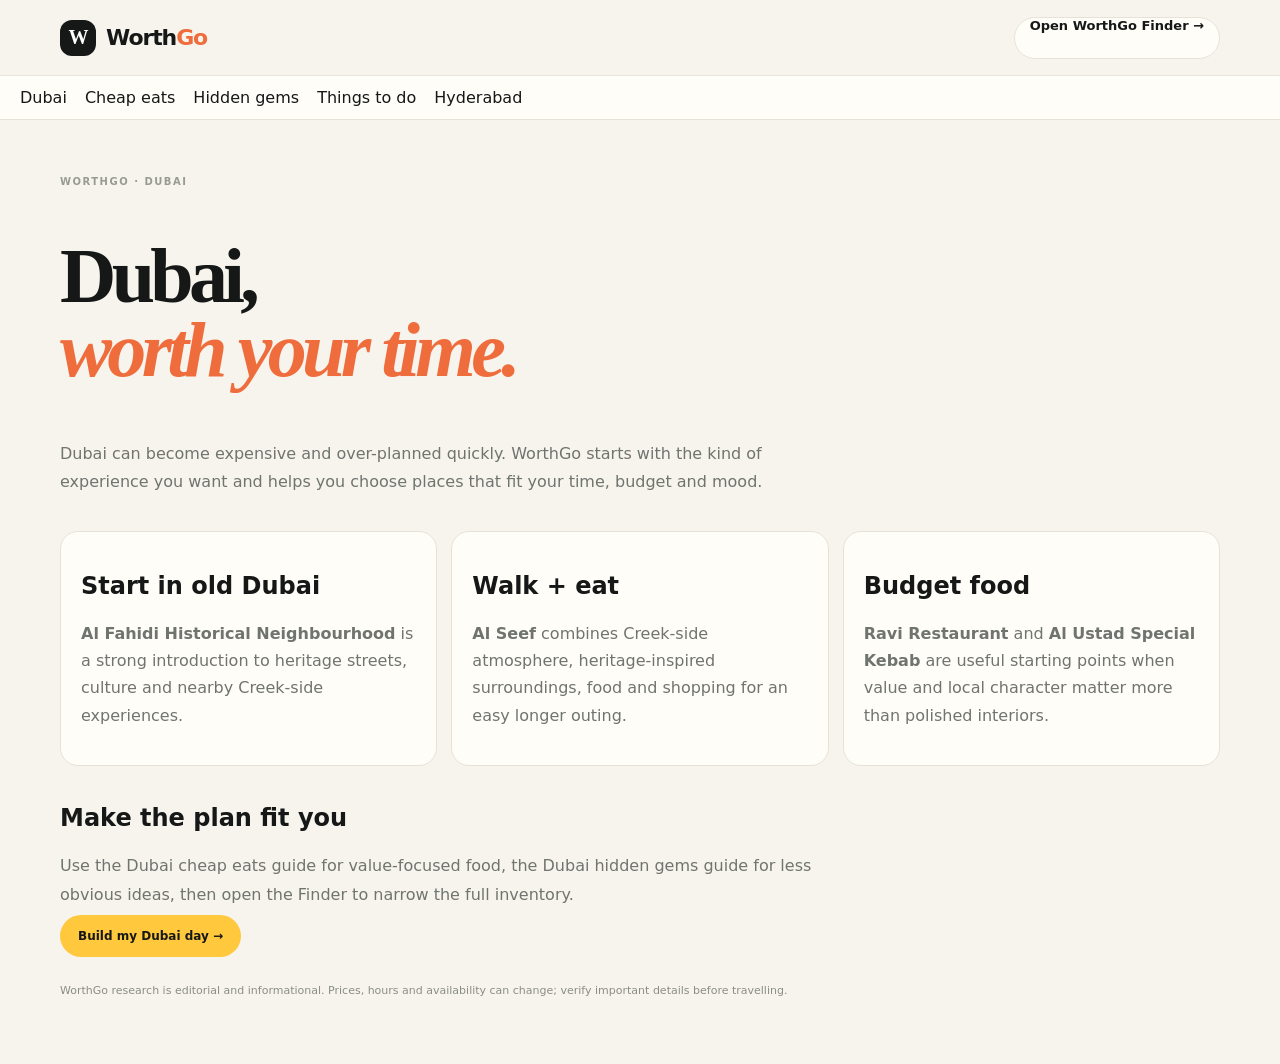
<file: dubai/things-to-do.html>
<!doctype html><html lang="en"><head><meta charset="utf-8"><meta name="viewport" content="width=device-width,initial-scale=1"><title>Things to Do in Dubai: Old Dubai, Food & Local Experiences | WorthGo</title><meta name="description" content="Practical things to do in Dubai beyond the obvious: Al Fahidi, Al Seef, local food, hidden gems and easy ideas organized around the kind of day you want."><meta name="robots" content="index,follow,max-image-preview:large"><link rel="canonical" href="https://worthgo.pages.dev/dubai/things-to-do.html"><meta property="og:type" content="article"><meta property="og:site_name" content="WorthGo"><meta property="og:title" content="Things to Do in Dubai: Old Dubai, Food & Local Experiences"><meta property="og:description" content="Build a better Dubai day with practical local discovery ideas."><meta property="og:url" content="https://worthgo.pages.dev/dubai/things-to-do.html"><link rel="stylesheet" href="/styles.css"><link rel="stylesheet" href="/deploy.css"><script type="application/ld+json">{"@context":"https://schema.org","@type":"Article","headline":"Things to Do in Dubai: Old Dubai, Food & Local Experiences","description":"Practical Dubai things-to-do guide.","dateModified":"2026-08-15","author":{"@type":"Organization","name":"WorthGo"},"publisher":{"@type":"Organization","name":"WorthGo"},"mainEntityOfPage":"https://worthgo.pages.dev/dubai/things-to-do.html"}</script><script type="application/ld+json">{"@context":"https://schema.org","@type":"BreadcrumbList","itemListElement":[{"@type":"ListItem","position":1,"name":"WorthGo","item":"https://worthgo.pages.dev/"},{"@type":"ListItem","position":2,"name":"Dubai","item":"https://worthgo.pages.dev/dubai/"},{"@type":"ListItem","position":3,"name":"Things to do","item":"https://worthgo.pages.dev/dubai/things-to-do.html"}]}</script></head><body><header class="site-header"><a class="brand" href="/"><span class="brand-mark">W</span><span>Worth<span>Go</span></span></a><a class="city-pill" href="/">Open WorthGo Finder →</a></header><nav aria-label="WorthGo guides" style="padding:12px 20px;overflow:auto;white-space:nowrap;border-bottom:1px solid #e7e2d8;background:#fffdf8"><a href="/dubai/" style="margin-right:18px">Dubai</a><a href="/dubai/cheap-eats.html" style="margin-right:18px">Cheap eats</a><a href="/dubai/hidden-gems.html" style="margin-right:18px">Hidden gems</a><a href="/dubai/things-to-do.html" style="margin-right:18px">Things to do</a><a href="/hyderabad/">Hyderabad</a></nav><main class="shell" style="padding:56px 0"><span class="kicker">WORTHGO · DUBAI</span><h1 style="font-family:var(--serif);font-size:clamp(44px,7vw,78px);letter-spacing:-.06em;line-height:.95">Dubai,<br><em style="color:var(--orange)">worth your time.</em></h1><p style="max-width:760px;color:#70746f;line-height:1.8">Dubai can become expensive and over-planned quickly. WorthGo starts with the kind of experience you want and helps you choose places that fit your time, budget and mood.</p><section style="display:grid;grid-template-columns:repeat(auto-fit,minmax(240px,1fr));gap:14px;margin-top:34px"><article style="background:#fffdf8;border:1px solid #e7e2d8;border-radius:18px;padding:20px"><h2>Start in old Dubai</h2><p style="color:#70746f;line-height:1.7"><strong>Al Fahidi Historical Neighbourhood</strong> is a strong introduction to heritage streets, culture and nearby Creek-side experiences.</p></article><article style="background:#fffdf8;border:1px solid #e7e2d8;border-radius:18px;padding:20px"><h2>Walk + eat</h2><p style="color:#70746f;line-height:1.7"><strong>Al Seef</strong> combines Creek-side atmosphere, heritage-inspired surroundings, food and shopping for an easy longer outing.</p></article><article style="background:#fffdf8;border:1px solid #e7e2d8;border-radius:18px;padding:20px"><h2>Budget food</h2><p style="color:#70746f;line-height:1.7"><strong>Ravi Restaurant</strong> and <strong>Al Ustad Special Kebab</strong> are useful starting points when value and local character matter more than polished interiors.</p></article></section><section style="margin-top:38px"><h2>Make the plan fit you</h2><p style="max-width:760px;color:#70746f;line-height:1.8">Use the <a href="/dubai/cheap-eats.html">Dubai cheap eats guide</a> for value-focused food, the <a href="/dubai/hidden-gems.html">Dubai hidden gems guide</a> for less obvious ideas, then open the Finder to narrow the full inventory.</p><a class="primary-btn" href="/">Build my Dubai day →</a></section><p style="margin-top:40px;font-size:11px;color:#8a8d86">WorthGo research is editorial and informational. Prices, hours and availability can change; verify important details before travelling.</p></main></body></html>
</file>
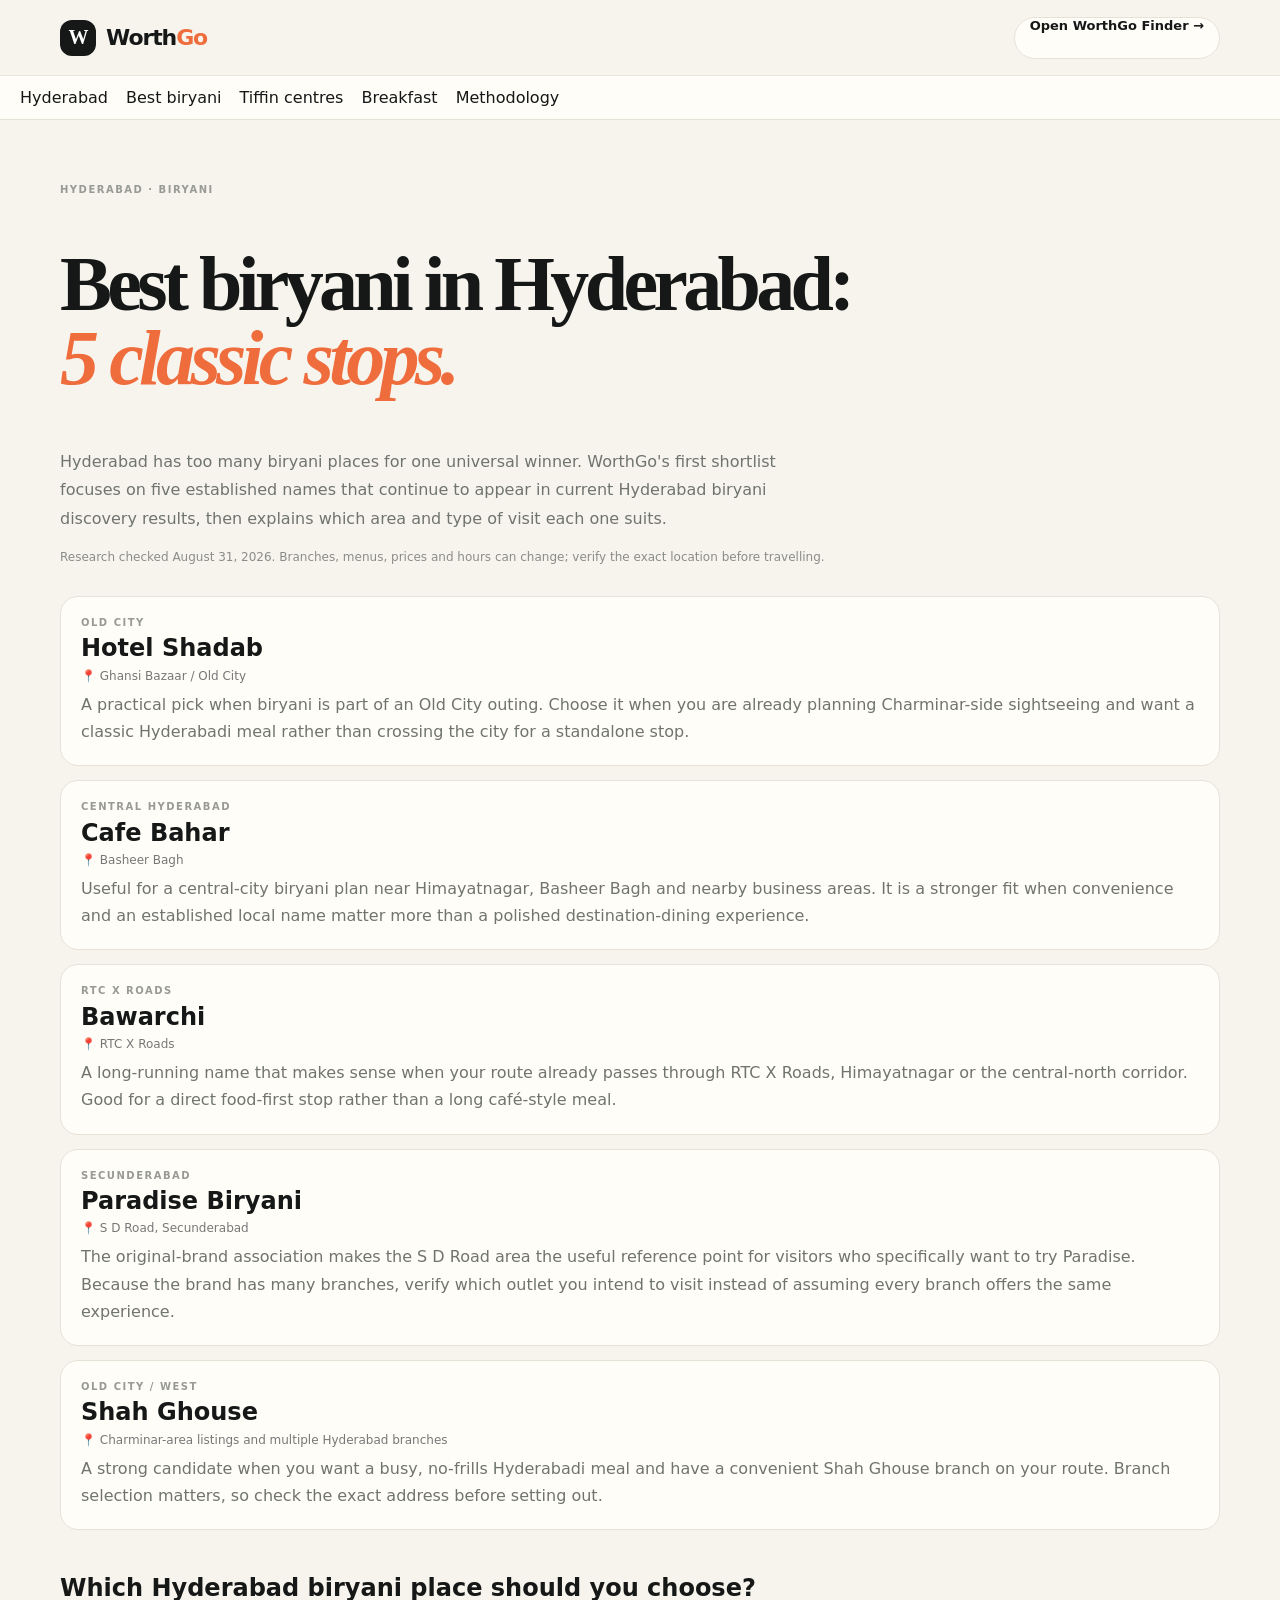
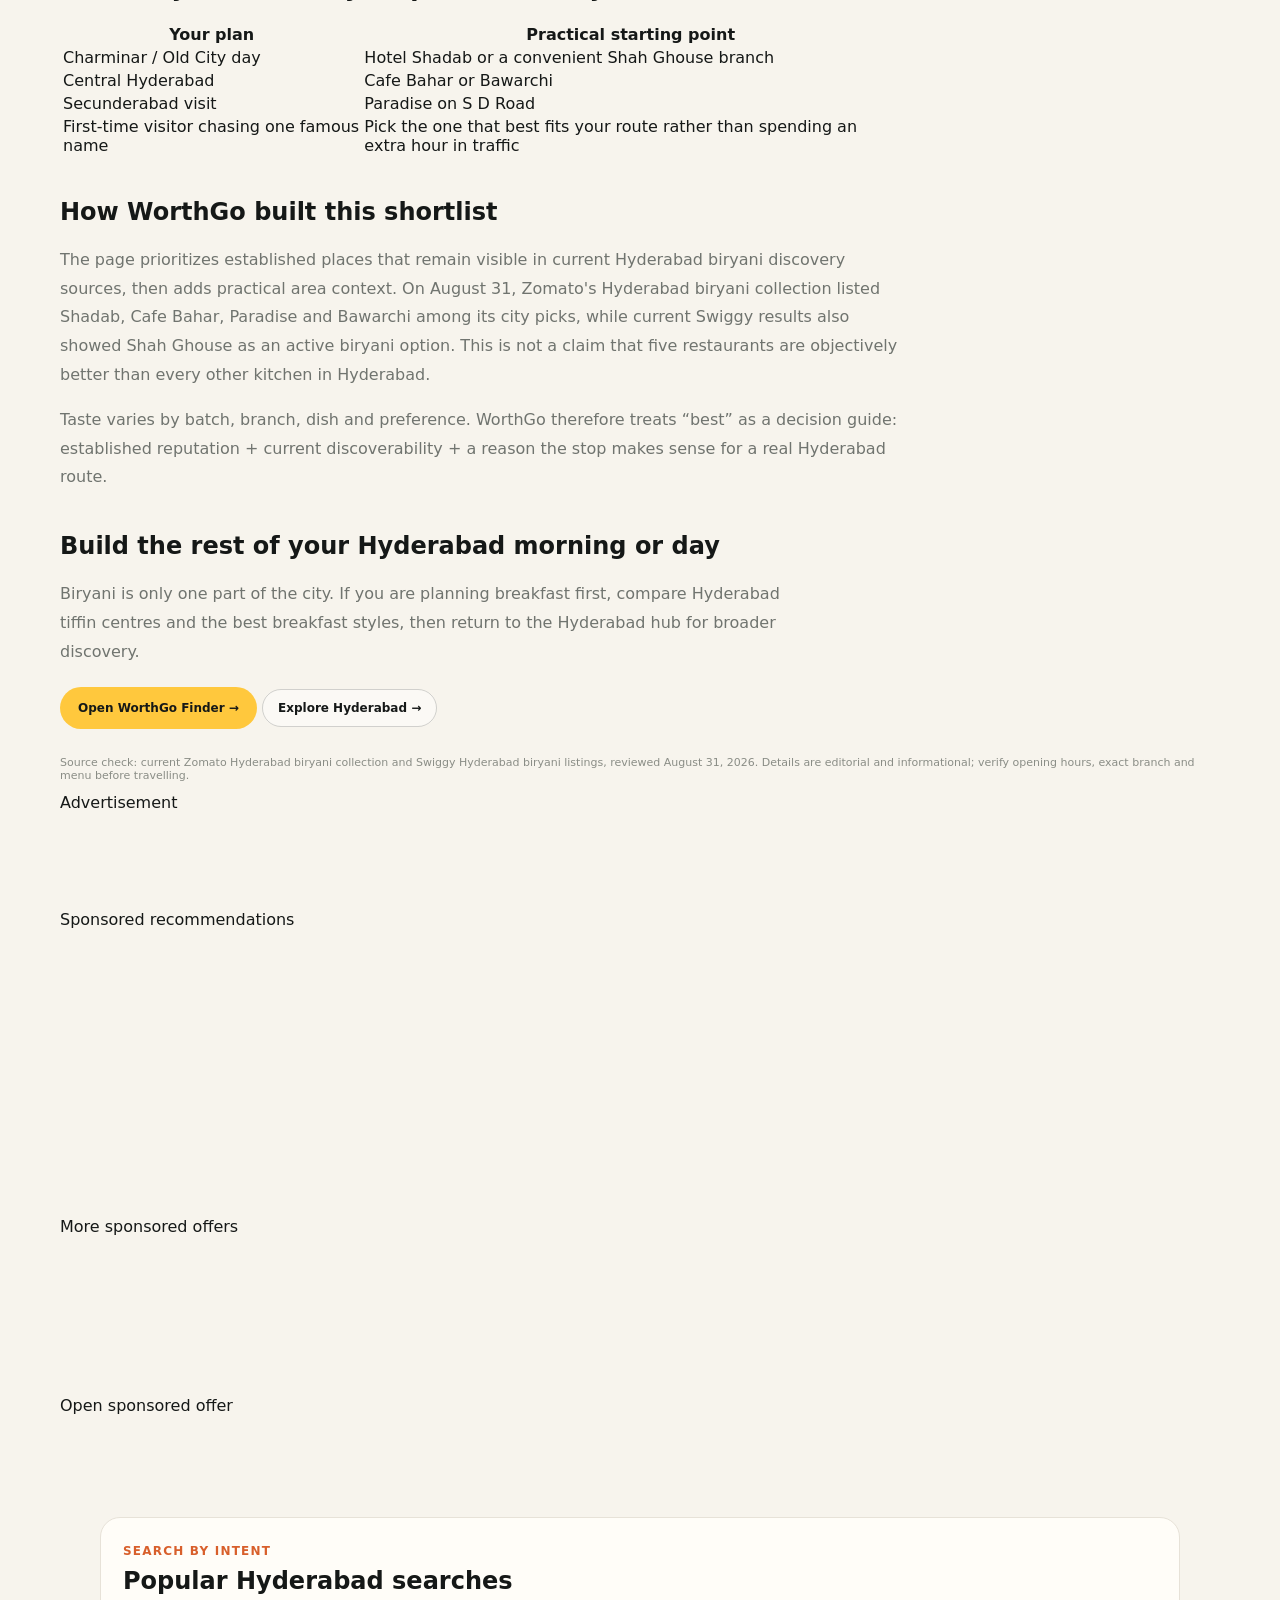
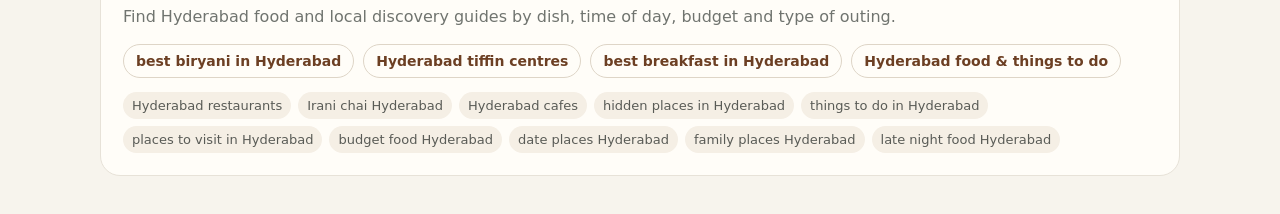
<file: hyderabad/best-biryani.html>
<!doctype html><html lang="en-IN"><head><meta charset="utf-8"><meta name="viewport" content="width=device-width,initial-scale=1"><title>Best Biryani in Hyderabad — 5 Classic Places | WorthGo</title><meta name="description" content="Compare five classic Hyderabad biryani stops by area and use case, including Shadab, Cafe Bahar, Bawarchi, Paradise and Shah Ghouse, with practical WorthGo context."><meta name="robots" content="index,follow,max-image-preview:large,max-snippet:-1,max-video-preview:-1"><link rel="canonical" href="https://worthgo.pages.dev/hyderabad/best-biryani"><meta property="og:type" content="article"><meta property="og:site_name" content="WorthGo"><meta property="og:locale" content="en_IN"><meta property="og:title" content="Best Biryani in Hyderabad — 5 Classic Places | WorthGo"><meta property="og:description" content="A practical shortlist of five classic Hyderabad biryani stops with area, style and trip-planning context."><meta property="og:url" content="https://worthgo.pages.dev/hyderabad/best-biryani"><meta property="og:image" content="https://worthgo.pages.dev/og-image.jpg"><meta property="og:image:alt" content="WorthGo guide to classic Hyderabad biryani places"><meta property="og:image:width" content="1200"><meta property="og:image:height" content="630"><meta name="twitter:card" content="summary_large_image"><meta name="twitter:title" content="Best Biryani in Hyderabad — 5 Classic Places | WorthGo"><meta name="twitter:description" content="Five classic Hyderabad biryani stops, organized by area and the kind of visit they suit."><meta name="twitter:image" content="https://worthgo.pages.dev/og-image.jpg"><script type="application/ld+json">{"@context":"https://schema.org","@graph":[{"@type":"Article","headline":"Best Biryani in Hyderabad — 5 Classic Places Worth Considering","description":"A practical WorthGo shortlist of classic Hyderabad biryani places by area and use case.","datePublished":"2026-08-31","dateModified":"2026-08-31","author":{"@type":"Organization","name":"WorthGo","url":"https://worthgo.pages.dev/"},"publisher":{"@type":"Organization","name":"WorthGo","url":"https://worthgo.pages.dev/"},"mainEntityOfPage":{"@type":"WebPage","@id":"https://worthgo.pages.dev/hyderabad/best-biryani"},"image":"https://worthgo.pages.dev/og-image.jpg","inLanguage":"en-IN","about":{"@type":"City","name":"Hyderabad"}},{"@type":"ItemList","name":"Classic Hyderabad biryani shortlist","numberOfItems":5,"itemListElement":[{"@type":"ListItem","position":1,"name":"Hotel Shadab — Ghansi Bazaar"},{"@type":"ListItem","position":2,"name":"Cafe Bahar — Basheer Bagh"},{"@type":"ListItem","position":3,"name":"Bawarchi — RTC X Roads"},{"@type":"ListItem","position":4,"name":"Paradise Biryani — S D Road, Secunderabad"},{"@type":"ListItem","position":5,"name":"Shah Ghouse — Charminar area"}]},{"@type":"BreadcrumbList","itemListElement":[{"@type":"ListItem","position":1,"name":"WorthGo","item":"https://worthgo.pages.dev/"},{"@type":"ListItem","position":2,"name":"Hyderabad","item":"https://worthgo.pages.dev/hyderabad/"},{"@type":"ListItem","position":3,"name":"Best Biryani","item":"https://worthgo.pages.dev/hyderabad/best-biryani"}]}]}</script><link rel="stylesheet" href="/styles.css"><link rel="stylesheet" href="/deploy.css"></head><body><header class="site-header"><a class="brand" href="/"><span class="brand-mark">W</span><span>Worth<span>Go</span></span></a><a class="city-pill" href="/">Open WorthGo Finder →</a></header><nav aria-label="WorthGo Hyderabad guides" style="padding:12px 20px;overflow:auto;white-space:nowrap;border-bottom:1px solid #e7e2d8;background:#fffdf8"><a href="/hyderabad/" style="margin-right:18px">Hyderabad</a><a href="/hyderabad/best-biryani" style="margin-right:18px">Best biryani</a><a href="/hyderabad/tiffin-centers" style="margin-right:18px">Tiffin centres</a><a href="/hyderabad/best-breakfast" style="margin-right:18px">Breakfast</a><a href="/about/methodology">Methodology</a></nav><main class="shell" style="padding:64px 0"><span class="kicker">HYDERABAD · BIRYANI</span><h1 style="font-family:var(--serif);font-size:clamp(44px,7vw,78px);letter-spacing:-.06em;line-height:.95">Best biryani in Hyderabad: <br><em style="color:var(--orange)">5 classic stops.</em></h1><p style="max-width:780px;color:#70746f;line-height:1.8">Hyderabad has too many biryani places for one universal winner. WorthGo's first shortlist focuses on five established names that continue to appear in current Hyderabad biryani discovery results, then explains which area and type of visit each one suits.</p><p style="font-size:12px;color:#8a8d86">Research checked August 31, 2026. Branches, menus, prices and hours can change; verify the exact location before travelling.</p><section style="display:grid;gap:14px;margin-top:32px"><article style="background:#fffdf8;border:1px solid #e7e2d8;border-radius:18px;padding:20px"><span class="kicker">OLD CITY</span><h2 style="margin:.4rem 0">Hotel Shadab</h2><div style="font-size:12px;color:#777;margin-bottom:8px">📍 Ghansi Bazaar / Old City</div><p style="color:#70746f;line-height:1.7;margin:0">A practical pick when biryani is part of an Old City outing. Choose it when you are already planning Charminar-side sightseeing and want a classic Hyderabadi meal rather than crossing the city for a standalone stop.</p></article><article style="background:#fffdf8;border:1px solid #e7e2d8;border-radius:18px;padding:20px"><span class="kicker">CENTRAL HYDERABAD</span><h2 style="margin:.4rem 0">Cafe Bahar</h2><div style="font-size:12px;color:#777;margin-bottom:8px">📍 Basheer Bagh</div><p style="color:#70746f;line-height:1.7;margin:0">Useful for a central-city biryani plan near Himayatnagar, Basheer Bagh and nearby business areas. It is a stronger fit when convenience and an established local name matter more than a polished destination-dining experience.</p></article><article style="background:#fffdf8;border:1px solid #e7e2d8;border-radius:18px;padding:20px"><span class="kicker">RTC X ROADS</span><h2 style="margin:.4rem 0">Bawarchi</h2><div style="font-size:12px;color:#777;margin-bottom:8px">📍 RTC X Roads</div><p style="color:#70746f;line-height:1.7;margin:0">A long-running name that makes sense when your route already passes through RTC X Roads, Himayatnagar or the central-north corridor. Good for a direct food-first stop rather than a long café-style meal.</p></article><article style="background:#fffdf8;border:1px solid #e7e2d8;border-radius:18px;padding:20px"><span class="kicker">SECUNDERABAD</span><h2 style="margin:.4rem 0">Paradise Biryani</h2><div style="font-size:12px;color:#777;margin-bottom:8px">📍 S D Road, Secunderabad</div><p style="color:#70746f;line-height:1.7;margin:0">The original-brand association makes the S D Road area the useful reference point for visitors who specifically want to try Paradise. Because the brand has many branches, verify which outlet you intend to visit instead of assuming every branch offers the same experience.</p></article><article style="background:#fffdf8;border:1px solid #e7e2d8;border-radius:18px;padding:20px"><span class="kicker">OLD CITY / WEST</span><h2 style="margin:.4rem 0">Shah Ghouse</h2><div style="font-size:12px;color:#777;margin-bottom:8px">📍 Charminar-area listings and multiple Hyderabad branches</div><p style="color:#70746f;line-height:1.7;margin:0">A strong candidate when you want a busy, no-frills Hyderabadi meal and have a convenient Shah Ghouse branch on your route. Branch selection matters, so check the exact address before setting out.</p></article></section><section style="margin-top:44px;max-width:840px"><h2>Which Hyderabad biryani place should you choose?</h2><div class="table-wrap"><table class="comparison-table"><thead><tr><th>Your plan</th><th>Practical starting point</th></tr></thead><tbody><tr><td>Charminar / Old City day</td><td>Hotel Shadab or a convenient Shah Ghouse branch</td></tr><tr><td>Central Hyderabad</td><td>Cafe Bahar or Bawarchi</td></tr><tr><td>Secunderabad visit</td><td>Paradise on S D Road</td></tr><tr><td>First-time visitor chasing one famous name</td><td>Pick the one that best fits your route rather than spending an extra hour in traffic</td></tr></tbody></table></div></section><section style="margin-top:40px;max-width:840px"><h2>How WorthGo built this shortlist</h2><p style="color:#70746f;line-height:1.8">The page prioritizes established places that remain visible in current Hyderabad biryani discovery sources, then adds practical area context. On August 31, Zomato's Hyderabad biryani collection listed Shadab, Cafe Bahar, Paradise and Bawarchi among its city picks, while current Swiggy results also showed Shah Ghouse as an active biryani option. This is not a claim that five restaurants are objectively better than every other kitchen in Hyderabad.</p><p style="color:#70746f;line-height:1.8">Taste varies by batch, branch, dish and preference. WorthGo therefore treats “best” as a decision guide: established reputation + current discoverability + a reason the stop makes sense for a real Hyderabad route.</p></section><section style="margin-top:40px"><h2>Build the rest of your Hyderabad morning or day</h2><p style="max-width:760px;color:#70746f;line-height:1.8">Biryani is only one part of the city. If you are planning breakfast first, compare <a href="/hyderabad/tiffin-centers">Hyderabad tiffin centres</a> and the <a href="/hyderabad/best-breakfast">best breakfast styles</a>, then return to the <a href="/hyderabad/">Hyderabad hub</a> for broader discovery.</p></section><div style="margin-top:30px"><a class="primary-btn" href="/">Open WorthGo Finder →</a> <a class="outline-btn" href="/hyderabad/">Explore Hyderabad →</a></div><p style="margin-top:40px;font-size:11px;color:#8a8d86">Source check: current Zomato Hyderabad biryani collection and Swiggy Hyderabad biryani listings, reviewed August 31, 2026. Details are editorial and informational; verify opening hours, exact branch and menu before travelling.</p></main><script src="/ads-body.js?v=20260826-sitewide" defer></script></body></html>
</file>
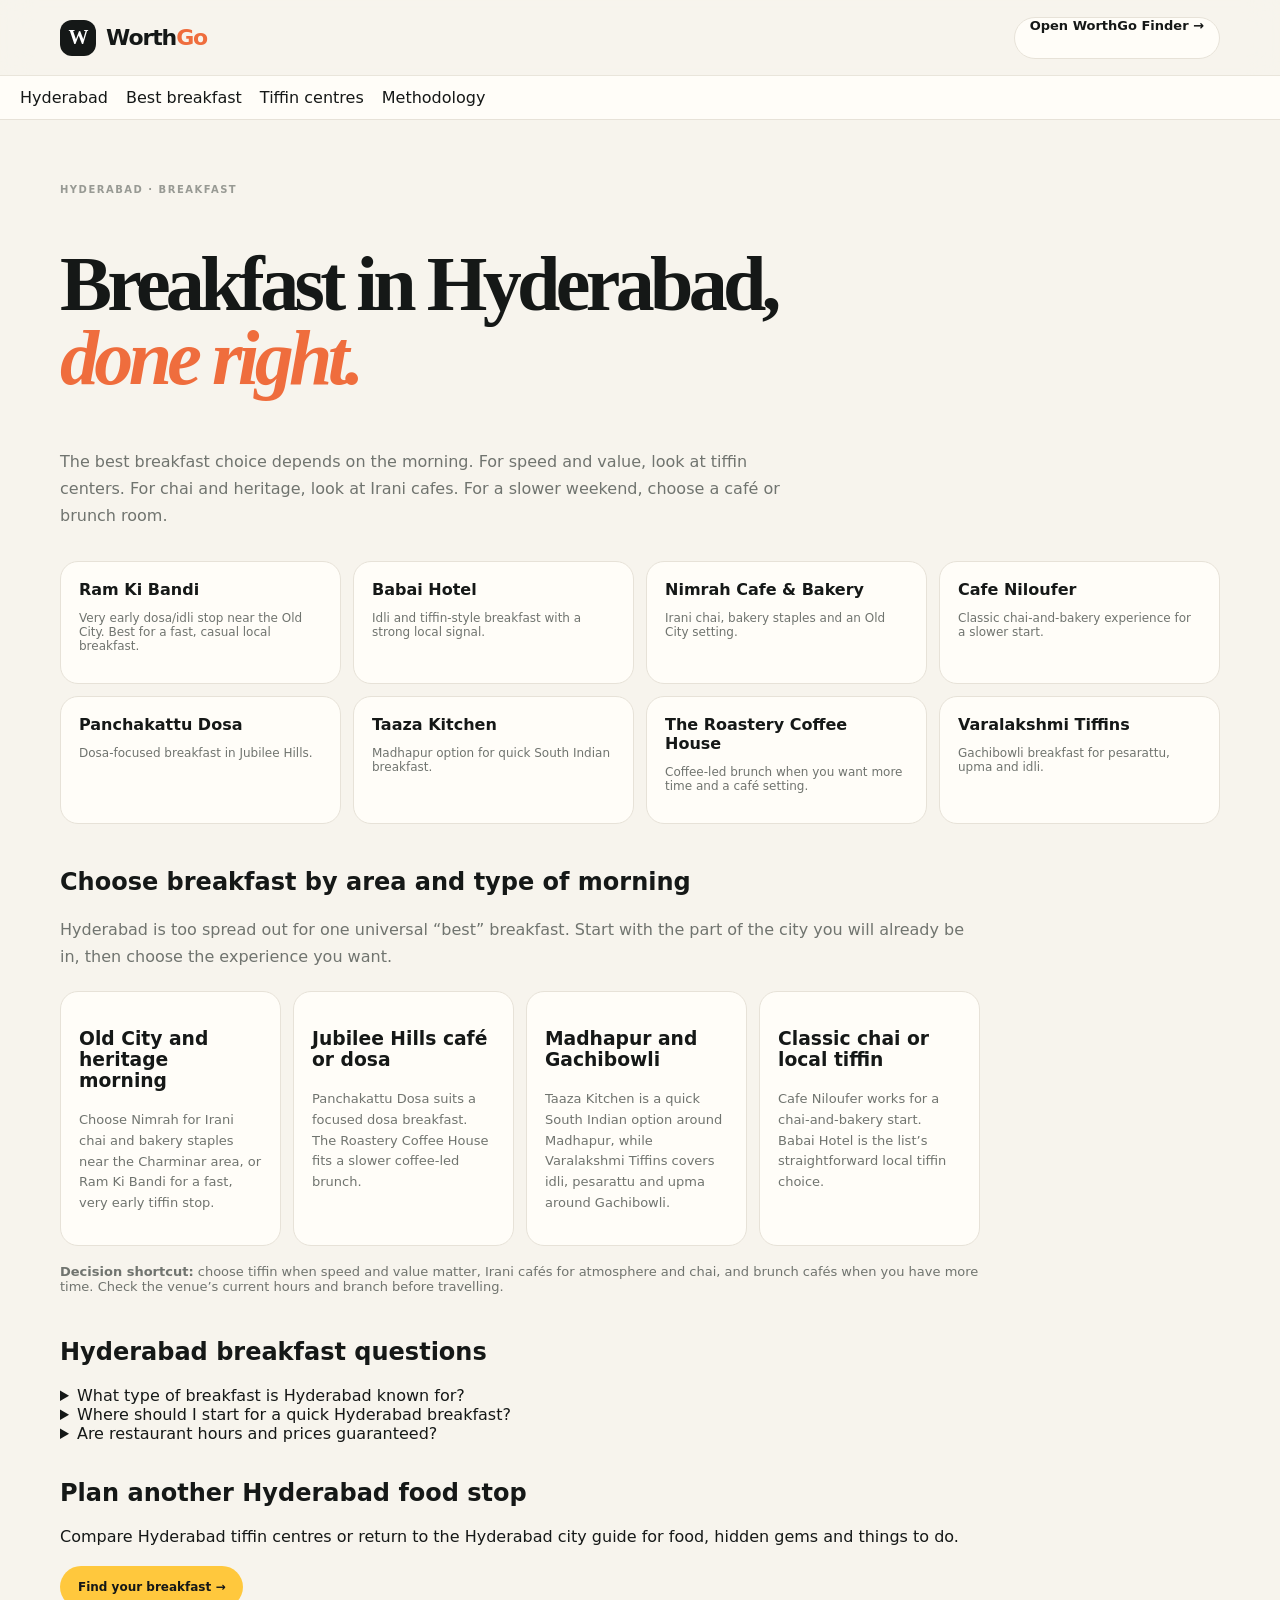
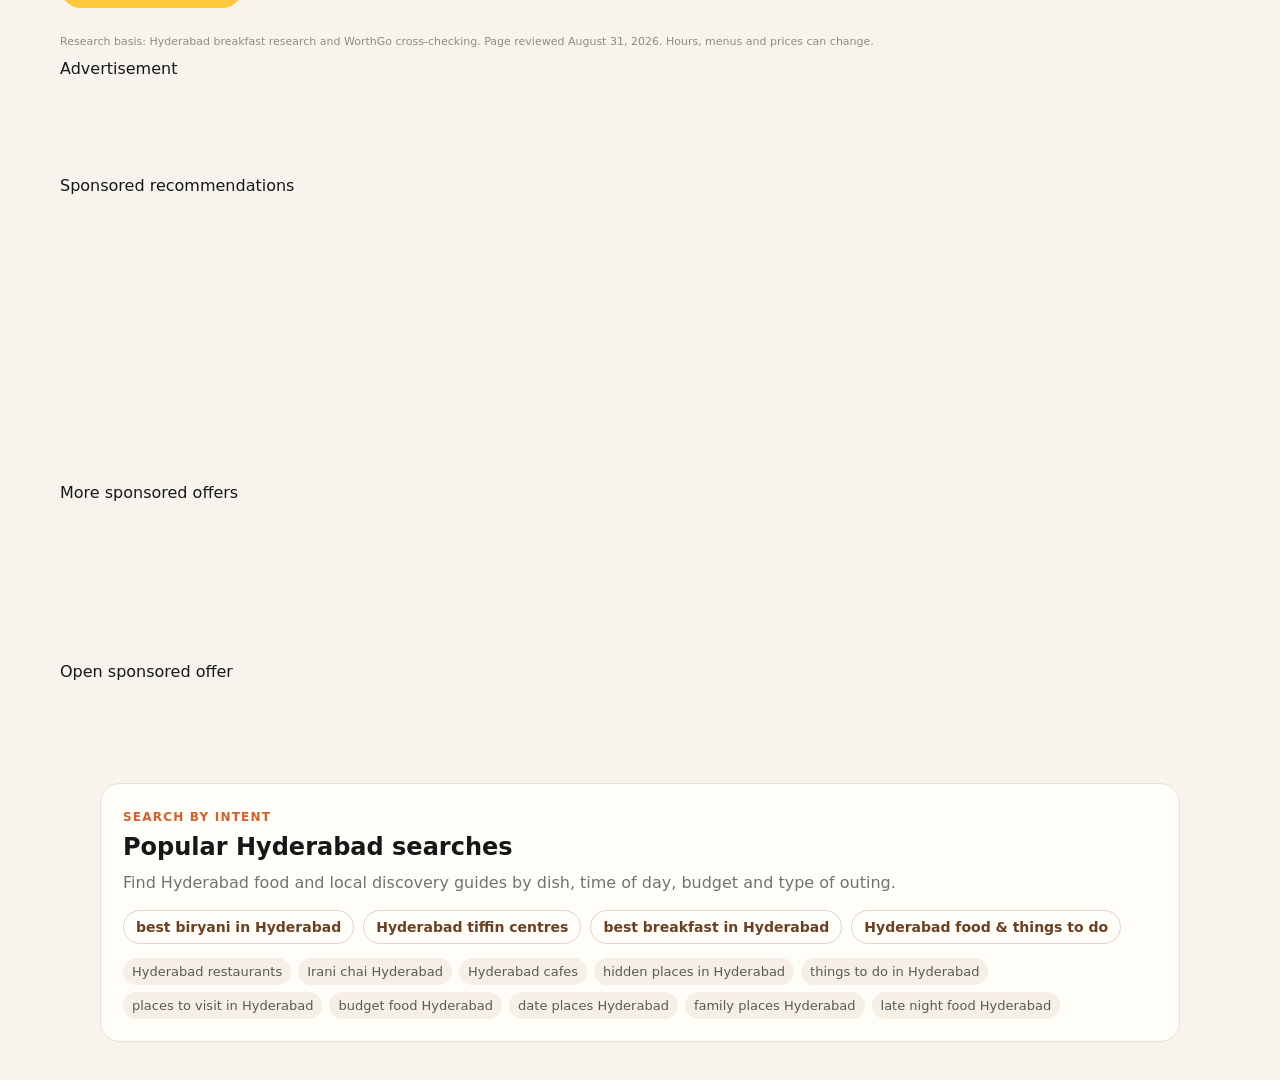
<file: hyderabad/best-breakfast.html>
<!doctype html><html lang="en-IN"><head><meta charset="utf-8"><meta name="viewport" content="width=device-width,initial-scale=1"><title>Best Breakfast in Hyderabad by Area & Style — WorthGo</title><meta name="description" content="Compare Hyderabad breakfast places by area and style, from Old City Irani chai and early tiffin to Madhapur, Gachibowli and Jubilee Hills options."><meta name="robots" content="index,follow,max-image-preview:large,max-snippet:-1,max-video-preview:-1"><link rel="canonical" href="https://worthgo.pages.dev/hyderabad/best-breakfast"><meta property="og:type" content="article"><meta property="og:locale" content="en_IN"><meta property="og:site_name" content="WorthGo"><meta property="og:title" content="Best Breakfast in Hyderabad by Area & Style — WorthGo"><meta property="og:description" content="A practical Hyderabad breakfast guide covering tiffin, Irani cafes, bakeries and brunch by area and type of morning."><meta property="og:url" content="https://worthgo.pages.dev/hyderabad/best-breakfast"><meta property="og:image" content="https://worthgo.pages.dev/og-image.jpg"><meta property="og:image:alt" content="WorthGo guide to the best breakfast in Hyderabad"><meta property="og:image:width" content="1200"><meta property="og:image:height" content="630"><meta name="twitter:card" content="summary_large_image"><meta name="twitter:title" content="Best Breakfast in Hyderabad by Area & Style — WorthGo"><meta name="twitter:description" content="Compare Hyderabad breakfast choices by area, from local tiffin and Irani chai to cafés and brunch."><meta name="twitter:image" content="https://worthgo.pages.dev/og-image.jpg"><meta name="twitter:image:alt" content="WorthGo guide to the best breakfast in Hyderabad"><link rel="stylesheet" href="/styles.css"><link rel="stylesheet" href="/deploy.css"><script type="application/ld+json">{"@context":"https://schema.org","@type":"Article","headline":"Best Breakfast in Hyderabad by Area & Style","description":"A practical Hyderabad breakfast guide covering tiffin, Irani cafes, bakeries and brunch by area and type of morning.","dateModified":"2026-08-31","author":{"@type":"Organization","name":"WorthGo","url":"https://worthgo.pages.dev/"},"publisher":{"@type":"Organization","name":"WorthGo","url":"https://worthgo.pages.dev/"},"mainEntityOfPage":{"@type":"WebPage","@id":"https://worthgo.pages.dev/hyderabad/best-breakfast"},"image":"https://worthgo.pages.dev/og-image.jpg","inLanguage":"en-IN","about":{"@type":"City","name":"Hyderabad"}}</script><script type="application/ld+json">{"@context":"https://schema.org","@type":"BreadcrumbList","itemListElement":[{"@type":"ListItem","position":1,"name":"WorthGo","item":"https://worthgo.pages.dev/"},{"@type":"ListItem","position":2,"name":"Hyderabad","item":"https://worthgo.pages.dev/hyderabad/"},{"@type":"ListItem","position":3,"name":"Best Breakfast","item":"https://worthgo.pages.dev/hyderabad/best-breakfast"}]}</script><script type="application/ld+json">{"@context":"https://schema.org","@type":"ItemList","name":"Breakfast places to consider in Hyderabad","itemListOrder":"https://schema.org/ItemListUnordered","numberOfItems":8,"itemListElement":[{"@type":"ListItem","position":1,"name":"Ram Ki Bandi"},{"@type":"ListItem","position":2,"name":"Babai Hotel"},{"@type":"ListItem","position":3,"name":"Nimrah Cafe & Bakery"},{"@type":"ListItem","position":4,"name":"Cafe Niloufer"},{"@type":"ListItem","position":5,"name":"Panchakattu Dosa"},{"@type":"ListItem","position":6,"name":"Taaza Kitchen"},{"@type":"ListItem","position":7,"name":"The Roastery Coffee House"},{"@type":"ListItem","position":8,"name":"Varalakshmi Tiffins"}]}</script></head><body><header class="site-header"><a class="brand" href="/"><span class="brand-mark">W</span><span>Worth<span>Go</span></span></a><a class="city-pill" href="/">Open WorthGo Finder →</a></header><nav aria-label="WorthGo Hyderabad guides" style="padding:12px 20px;overflow:auto;white-space:nowrap;border-bottom:1px solid #e7e2d8;background:#fffdf8"><a href="/hyderabad/" style="margin-right:18px">Hyderabad</a><a href="/hyderabad/best-breakfast" style="margin-right:18px">Best breakfast</a><a href="/hyderabad/tiffin-centers" style="margin-right:18px">Tiffin centres</a><a href="/about/methodology">Methodology</a></nav><main class="shell" style="padding:64px 0"><span class="kicker">HYDERABAD · BREAKFAST</span><h1 style="font-family:var(--serif);font-size:clamp(44px,7vw,78px);letter-spacing:-.06em;line-height:.95">Breakfast in Hyderabad, <br><em style="color:var(--orange)">done right.</em></h1><p style="max-width:720px;color:#70746f;line-height:1.7">The best breakfast choice depends on the morning. For speed and value, look at tiffin centers. For chai and heritage, look at Irani cafes. For a slower weekend, choose a café or brunch room.</p><div style="display:grid;grid-template-columns:repeat(auto-fit,minmax(230px,1fr));gap:12px;margin-top:32px"><article style="background:#fffdf8;border:1px solid #e7e2d8;border-radius:18px;padding:18px"><strong>Ram Ki Bandi</strong><p style="font-size:12px;color:#70746f">Very early dosa/idli stop near the Old City. Best for a fast, casual local breakfast.</p></article><article style="background:#fffdf8;border:1px solid #e7e2d8;border-radius:18px;padding:18px"><strong>Babai Hotel</strong><p style="font-size:12px;color:#70746f">Idli and tiffin-style breakfast with a strong local signal.</p></article><article style="background:#fffdf8;border:1px solid #e7e2d8;border-radius:18px;padding:18px"><strong>Nimrah Cafe & Bakery</strong><p style="font-size:12px;color:#70746f">Irani chai, bakery staples and an Old City setting.</p></article><article style="background:#fffdf8;border:1px solid #e7e2d8;border-radius:18px;padding:18px"><strong>Cafe Niloufer</strong><p style="font-size:12px;color:#70746f">Classic chai-and-bakery experience for a slower start.</p></article><article style="background:#fffdf8;border:1px solid #e7e2d8;border-radius:18px;padding:18px"><strong>Panchakattu Dosa</strong><p style="font-size:12px;color:#70746f">Dosa-focused breakfast in Jubilee Hills.</p></article><article style="background:#fffdf8;border:1px solid #e7e2d8;border-radius:18px;padding:18px"><strong>Taaza Kitchen</strong><p style="font-size:12px;color:#70746f">Madhapur option for quick South Indian breakfast.</p></article><article style="background:#fffdf8;border:1px solid #e7e2d8;border-radius:18px;padding:18px"><strong>The Roastery Coffee House</strong><p style="font-size:12px;color:#70746f">Coffee-led brunch when you want more time and a café setting.</p></article><article style="background:#fffdf8;border:1px solid #e7e2d8;border-radius:18px;padding:18px"><strong>Varalakshmi Tiffins</strong><p style="font-size:12px;color:#70746f">Gachibowli breakfast for pesarattu, upma and idli.</p></article></div><section style="margin-top:44px;max-width:920px" aria-labelledby="breakfast-by-area"><h2 id="breakfast-by-area">Choose breakfast by area and type of morning</h2><p style="color:#70746f;line-height:1.7">Hyderabad is too spread out for one universal “best” breakfast. Start with the part of the city you will already be in, then choose the experience you want.</p><div style="display:grid;grid-template-columns:repeat(auto-fit,minmax(220px,1fr));gap:12px;margin-top:20px"><article style="background:#fffdf8;border:1px solid #e7e2d8;border-radius:18px;padding:18px"><h3>Old City and heritage morning</h3><p style="font-size:13px;color:#70746f;line-height:1.6">Choose Nimrah for Irani chai and bakery staples near the Charminar area, or Ram Ki Bandi for a fast, very early tiffin stop.</p></article><article style="background:#fffdf8;border:1px solid #e7e2d8;border-radius:18px;padding:18px"><h3>Jubilee Hills café or dosa</h3><p style="font-size:13px;color:#70746f;line-height:1.6">Panchakattu Dosa suits a focused dosa breakfast. The Roastery Coffee House fits a slower coffee-led brunch.</p></article><article style="background:#fffdf8;border:1px solid #e7e2d8;border-radius:18px;padding:18px"><h3>Madhapur and Gachibowli</h3><p style="font-size:13px;color:#70746f;line-height:1.6">Taaza Kitchen is a quick South Indian option around Madhapur, while Varalakshmi Tiffins covers idli, pesarattu and upma around Gachibowli.</p></article><article style="background:#fffdf8;border:1px solid #e7e2d8;border-radius:18px;padding:18px"><h3>Classic chai or local tiffin</h3><p style="font-size:13px;color:#70746f;line-height:1.6">Cafe Niloufer works for a chai-and-bakery start. Babai Hotel is the list’s straightforward local tiffin choice.</p></article></div><p style="margin-top:18px;font-size:13px;color:#70746f"><strong>Decision shortcut:</strong> choose tiffin when speed and value matter, Irani cafés for atmosphere and chai, and brunch cafés when you have more time. Check the venue’s current hours and branch before travelling.</p></section><section style="margin-top:44px;max-width:820px" aria-labelledby="breakfast-faq"><h2 id="breakfast-faq">Hyderabad breakfast questions</h2><details><summary>What type of breakfast is Hyderabad known for?</summary><p>Popular choices include South Indian tiffin such as idli and dosa, Irani chai with bakery items, and modern café or brunch options.</p></details><details><summary>Where should I start for a quick Hyderabad breakfast?</summary><p>Start with a tiffin centre near your area and verify its current opening hours before travelling.</p></details><details><summary>Are restaurant hours and prices guaranteed?</summary><p>No. Hours, menus and prices can change, so confirm time-sensitive details with the venue before visiting.</p></details></section><section style="margin-top:36px" aria-labelledby="related-hyderabad-guides"><h2 id="related-hyderabad-guides">Plan another Hyderabad food stop</h2><p><a href="/hyderabad/tiffin-centers">Compare Hyderabad tiffin centres</a> or return to the <a href="/hyderabad/">Hyderabad city guide</a> for food, hidden gems and things to do.</p></section><div style="margin-top:30px"><a class="primary-btn" href="/">Find your breakfast →</a></div><p style="margin-top:40px;font-size:11px;color:#8a8d86">Research basis: Hyderabad breakfast research and WorthGo cross-checking. Page reviewed August 31, 2026. Hours, menus and prices can change.</p></main><script src="/ads-body.js?v=20260826-sitewide" defer></script></body></html>
</file>
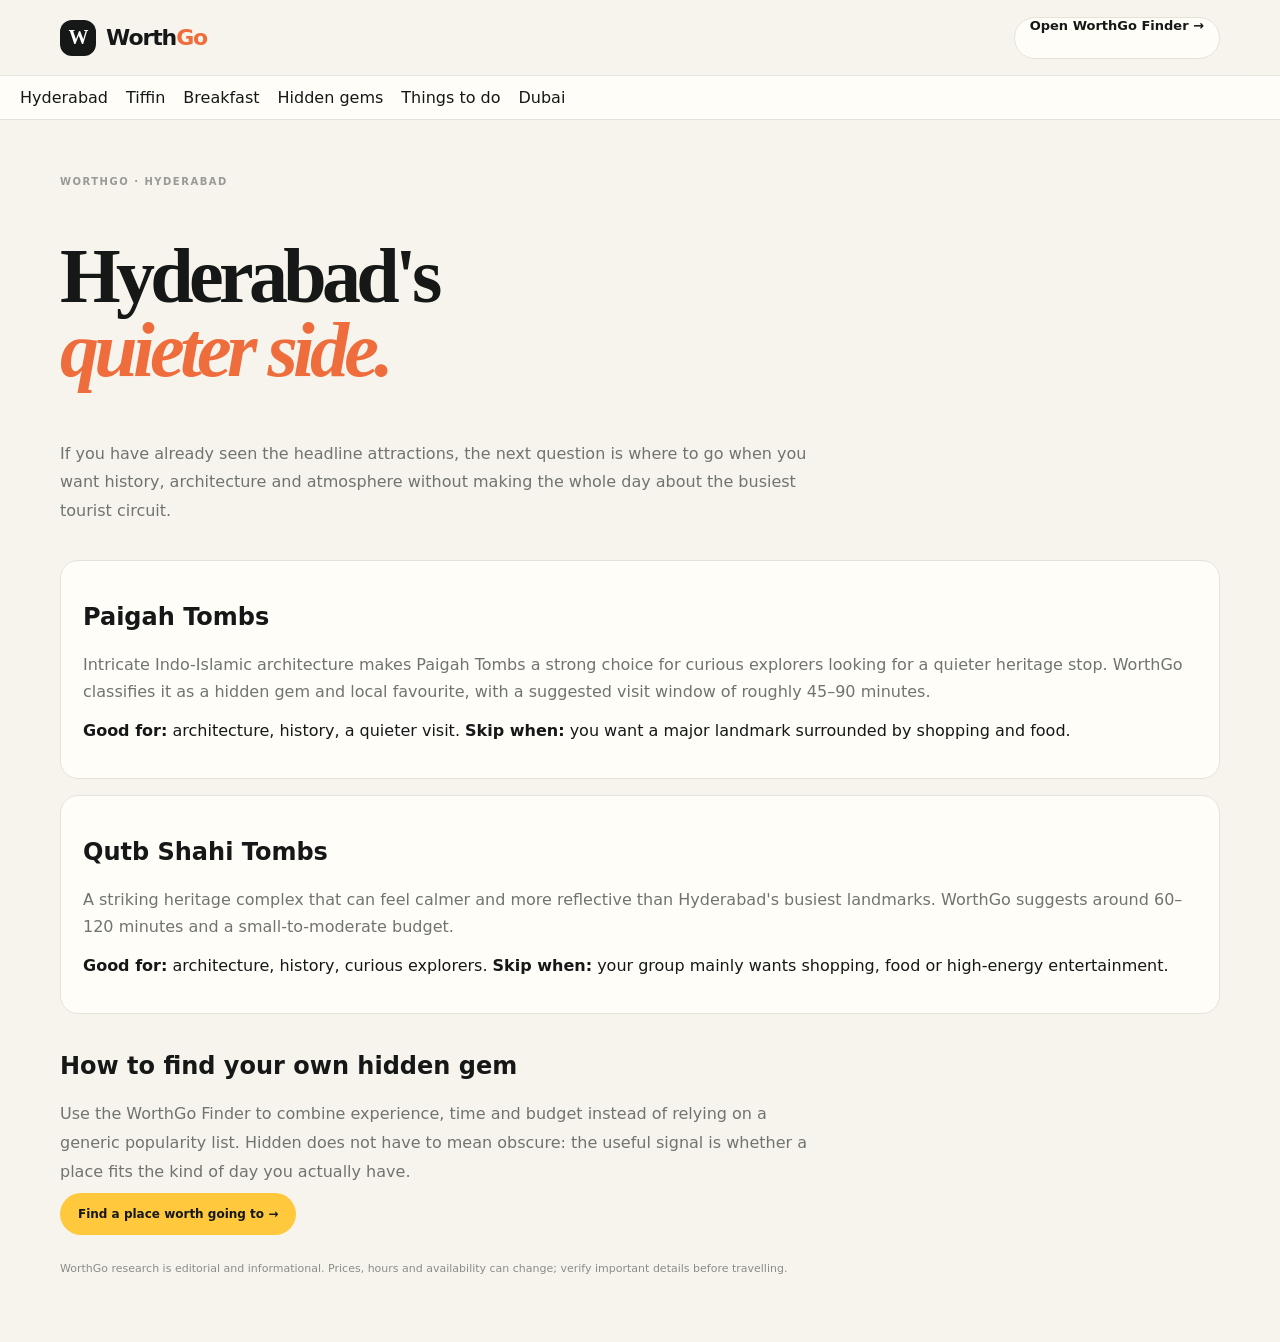
<file: hyderabad/hidden-gems.html>
<!doctype html><html lang="en"><head><meta charset="utf-8"><meta name="viewport" content="width=device-width,initial-scale=1"><title>Hidden Gems in Hyderabad: Quieter Places Worth Exploring | WorthGo</title><meta name="description" content="Discover quieter Hyderabad places beyond the usual tourist circuit, including Paigah Tombs and Qutb Shahi Tombs, with practical time, budget and skip guidance."><meta name="robots" content="index,follow,max-image-preview:large"><link rel="canonical" href="https://worthgo.pages.dev/hyderabad/hidden-gems.html"><meta property="og:type" content="article"><meta property="og:site_name" content="WorthGo"><meta property="og:title" content="Hidden Gems in Hyderabad: Quieter Places Worth Exploring"><meta property="og:description" content="A practical WorthGo guide to quieter Hyderabad discoveries and heritage places worth your time."><meta property="og:url" content="https://worthgo.pages.dev/hyderabad/hidden-gems.html"><link rel="stylesheet" href="/styles.css"><link rel="stylesheet" href="/deploy.css"><script type="application/ld+json">{"@context":"https://schema.org","@type":"Article","headline":"Hidden Gems in Hyderabad: Quieter Places Worth Exploring","description":"Practical guide to quieter Hyderabad discoveries.","dateModified":"2026-08-15","author":{"@type":"Organization","name":"WorthGo"},"publisher":{"@type":"Organization","name":"WorthGo"},"mainEntityOfPage":"https://worthgo.pages.dev/hyderabad/hidden-gems.html"}</script><script type="application/ld+json">{"@context":"https://schema.org","@type":"BreadcrumbList","itemListElement":[{"@type":"ListItem","position":1,"name":"WorthGo","item":"https://worthgo.pages.dev/"},{"@type":"ListItem","position":2,"name":"Hyderabad","item":"https://worthgo.pages.dev/hyderabad/"},{"@type":"ListItem","position":3,"name":"Hidden gems","item":"https://worthgo.pages.dev/hyderabad/hidden-gems.html"}]}</script></head><body><header class="site-header"><a class="brand" href="/"><span class="brand-mark">W</span><span>Worth<span>Go</span></span></a><a class="city-pill" href="/">Open WorthGo Finder →</a></header><nav aria-label="WorthGo guides" style="padding:12px 20px;overflow:auto;white-space:nowrap;border-bottom:1px solid #e7e2d8;background:#fffdf8"><a href="/hyderabad/" style="margin-right:18px">Hyderabad</a><a href="/hyderabad/tiffin-centers.html" style="margin-right:18px">Tiffin</a><a href="/hyderabad/best-breakfast.html" style="margin-right:18px">Breakfast</a><a href="/hyderabad/hidden-gems.html" style="margin-right:18px">Hidden gems</a><a href="/hyderabad/things-to-do.html" style="margin-right:18px">Things to do</a><a href="/dubai/">Dubai</a></nav><main class="shell" style="padding:56px 0"><span class="kicker">WORTHGO · HYDERABAD</span><h1 style="font-family:var(--serif);font-size:clamp(44px,7vw,78px);letter-spacing:-.06em;line-height:.95">Hyderabad's<br><em style="color:var(--orange)">quieter side.</em></h1><p style="max-width:760px;color:#70746f;line-height:1.8">If you have already seen the headline attractions, the next question is where to go when you want history, architecture and atmosphere without making the whole day about the busiest tourist circuit.</p><section style="margin-top:34px;display:grid;gap:16px"><article style="background:#fffdf8;border:1px solid #e7e2d8;border-radius:18px;padding:22px"><h2>Paigah Tombs</h2><p style="color:#70746f;line-height:1.7">Intricate Indo-Islamic architecture makes Paigah Tombs a strong choice for curious explorers looking for a quieter heritage stop. WorthGo classifies it as a hidden gem and local favourite, with a suggested visit window of roughly 45–90 minutes.</p><p><strong>Good for:</strong> architecture, history, a quieter visit. <strong>Skip when:</strong> you want a major landmark surrounded by shopping and food.</p></article><article style="background:#fffdf8;border:1px solid #e7e2d8;border-radius:18px;padding:22px"><h2>Qutb Shahi Tombs</h2><p style="color:#70746f;line-height:1.7">A striking heritage complex that can feel calmer and more reflective than Hyderabad's busiest landmarks. WorthGo suggests around 60–120 minutes and a small-to-moderate budget.</p><p><strong>Good for:</strong> architecture, history, curious explorers. <strong>Skip when:</strong> your group mainly wants shopping, food or high-energy entertainment.</p></article></section><section style="margin-top:38px"><h2>How to find your own hidden gem</h2><p style="max-width:760px;color:#70746f;line-height:1.8">Use the WorthGo Finder to combine experience, time and budget instead of relying on a generic popularity list. Hidden does not have to mean obscure: the useful signal is whether a place fits the kind of day you actually have.</p><a class="primary-btn" href="/">Find a place worth going to →</a></section><p style="margin-top:40px;font-size:11px;color:#8a8d86">WorthGo research is editorial and informational. Prices, hours and availability can change; verify important details before travelling.</p></main></body></html>
</file>
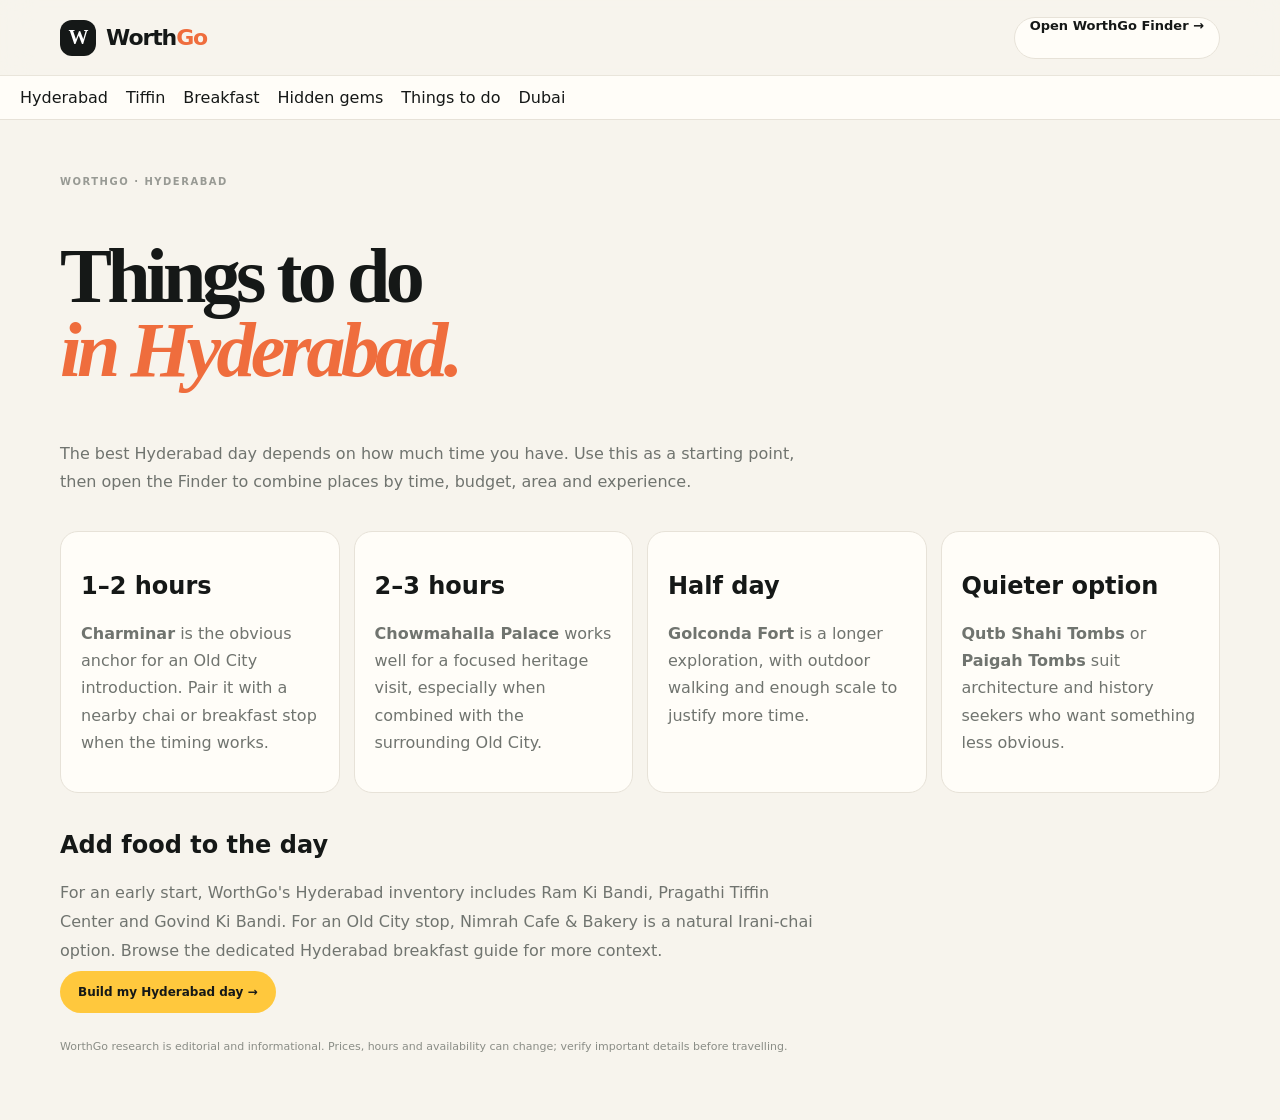
<file: hyderabad/things-to-do.html>
<!doctype html><html lang="en"><head><meta charset="utf-8"><meta name="viewport" content="width=device-width,initial-scale=1"><title>Things to Do in Hyderabad: Heritage, Food & Local Ideas | WorthGo</title><meta name="description" content="Practical things to do in Hyderabad for locals and visitors: Charminar, Chowmahalla Palace, Golconda Fort, Qutb Shahi Tombs and local food stops, organized by time and experience."><meta name="robots" content="index,follow,max-image-preview:large"><link rel="canonical" href="https://worthgo.pages.dev/hyderabad/things-to-do.html"><meta property="og:type" content="article"><meta property="og:site_name" content="WorthGo"><meta property="og:title" content="Things to Do in Hyderabad: Heritage, Food & Local Ideas"><meta property="og:description" content="Build a better Hyderabad day with practical heritage, food and local discovery ideas."><meta property="og:url" content="https://worthgo.pages.dev/hyderabad/things-to-do.html"><link rel="stylesheet" href="/styles.css"><link rel="stylesheet" href="/deploy.css"><script type="application/ld+json">{"@context":"https://schema.org","@type":"Article","headline":"Things to Do in Hyderabad: Heritage, Food & Local Ideas","description":"Practical Hyderabad things-to-do guide.","dateModified":"2026-08-15","author":{"@type":"Organization","name":"WorthGo"},"publisher":{"@type":"Organization","name":"WorthGo"},"mainEntityOfPage":"https://worthgo.pages.dev/hyderabad/things-to-do.html"}</script><script type="application/ld+json">{"@context":"https://schema.org","@type":"BreadcrumbList","itemListElement":[{"@type":"ListItem","position":1,"name":"WorthGo","item":"https://worthgo.pages.dev/"},{"@type":"ListItem","position":2,"name":"Hyderabad","item":"https://worthgo.pages.dev/hyderabad/"},{"@type":"ListItem","position":3,"name":"Things to do","item":"https://worthgo.pages.dev/hyderabad/things-to-do.html"}]}</script></head><body><header class="site-header"><a class="brand" href="/"><span class="brand-mark">W</span><span>Worth<span>Go</span></span></a><a class="city-pill" href="/">Open WorthGo Finder →</a></header><nav aria-label="WorthGo guides" style="padding:12px 20px;overflow:auto;white-space:nowrap;border-bottom:1px solid #e7e2d8;background:#fffdf8"><a href="/hyderabad/" style="margin-right:18px">Hyderabad</a><a href="/hyderabad/tiffin-centers.html" style="margin-right:18px">Tiffin</a><a href="/hyderabad/best-breakfast.html" style="margin-right:18px">Breakfast</a><a href="/hyderabad/hidden-gems.html" style="margin-right:18px">Hidden gems</a><a href="/hyderabad/things-to-do.html" style="margin-right:18px">Things to do</a><a href="/dubai/">Dubai</a></nav><main class="shell" style="padding:56px 0"><span class="kicker">WORTHGO · HYDERABAD</span><h1 style="font-family:var(--serif);font-size:clamp(44px,7vw,78px);letter-spacing:-.06em;line-height:.95">Things to do<br><em style="color:var(--orange)">in Hyderabad.</em></h1><p style="max-width:760px;color:#70746f;line-height:1.8">The best Hyderabad day depends on how much time you have. Use this as a starting point, then open the Finder to combine places by time, budget, area and experience.</p><section style="display:grid;grid-template-columns:repeat(auto-fit,minmax(240px,1fr));gap:14px;margin-top:34px"><article style="background:#fffdf8;border:1px solid #e7e2d8;border-radius:18px;padding:20px"><h2>1–2 hours</h2><p style="color:#70746f;line-height:1.7"><strong>Charminar</strong> is the obvious anchor for an Old City introduction. Pair it with a nearby chai or breakfast stop when the timing works.</p></article><article style="background:#fffdf8;border:1px solid #e7e2d8;border-radius:18px;padding:20px"><h2>2–3 hours</h2><p style="color:#70746f;line-height:1.7"><strong>Chowmahalla Palace</strong> works well for a focused heritage visit, especially when combined with the surrounding Old City.</p></article><article style="background:#fffdf8;border:1px solid #e7e2d8;border-radius:18px;padding:20px"><h2>Half day</h2><p style="color:#70746f;line-height:1.7"><strong>Golconda Fort</strong> is a longer exploration, with outdoor walking and enough scale to justify more time.</p></article><article style="background:#fffdf8;border:1px solid #e7e2d8;border-radius:18px;padding:20px"><h2>Quieter option</h2><p style="color:#70746f;line-height:1.7"><strong>Qutb Shahi Tombs</strong> or <strong>Paigah Tombs</strong> suit architecture and history seekers who want something less obvious.</p></article></section><section style="margin-top:38px"><h2>Add food to the day</h2><p style="max-width:760px;color:#70746f;line-height:1.8">For an early start, WorthGo's Hyderabad inventory includes Ram Ki Bandi, Pragathi Tiffin Center and Govind Ki Bandi. For an Old City stop, Nimrah Cafe & Bakery is a natural Irani-chai option. Browse the dedicated <a href="/hyderabad/best-breakfast.html">Hyderabad breakfast guide</a> for more context.</p><a class="primary-btn" href="/">Build my Hyderabad day →</a></section><p style="margin-top:40px;font-size:11px;color:#8a8d86">WorthGo research is editorial and informational. Prices, hours and availability can change; verify important details before travelling.</p></main></body></html>
</file>
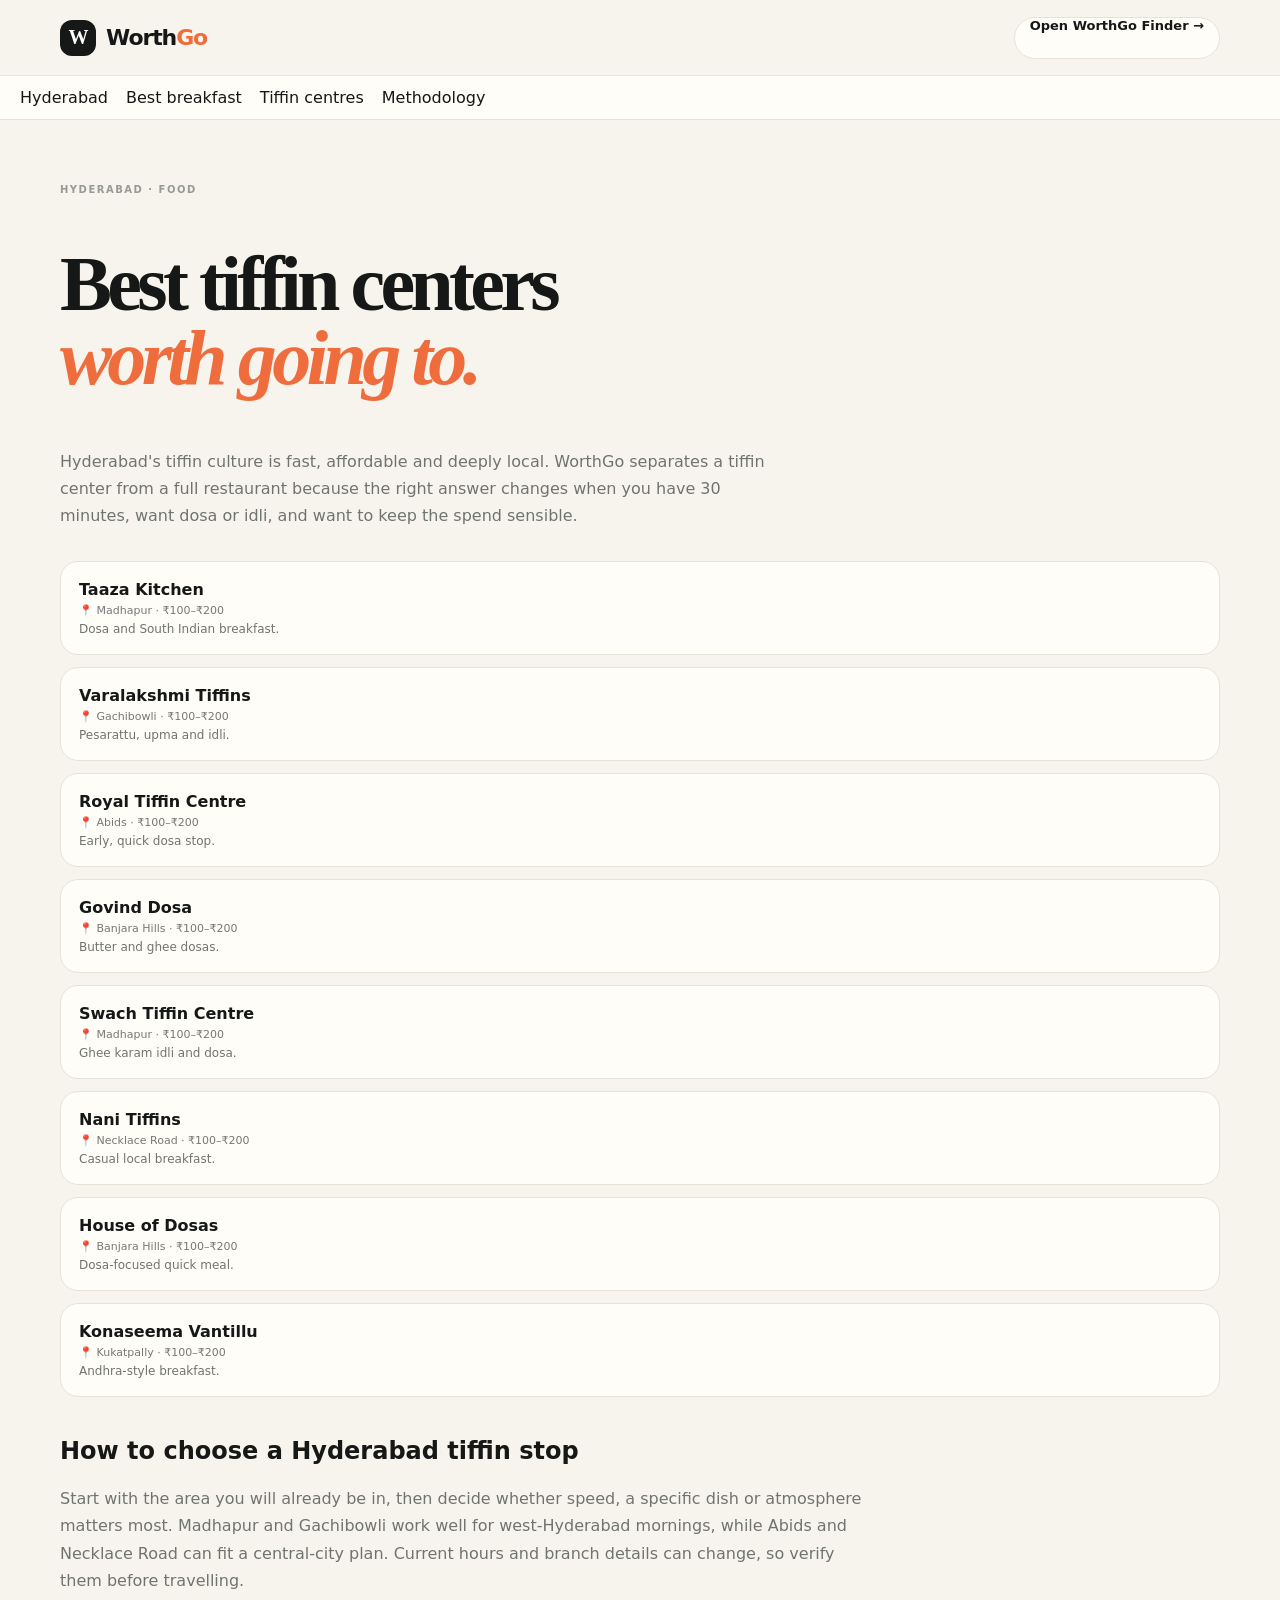
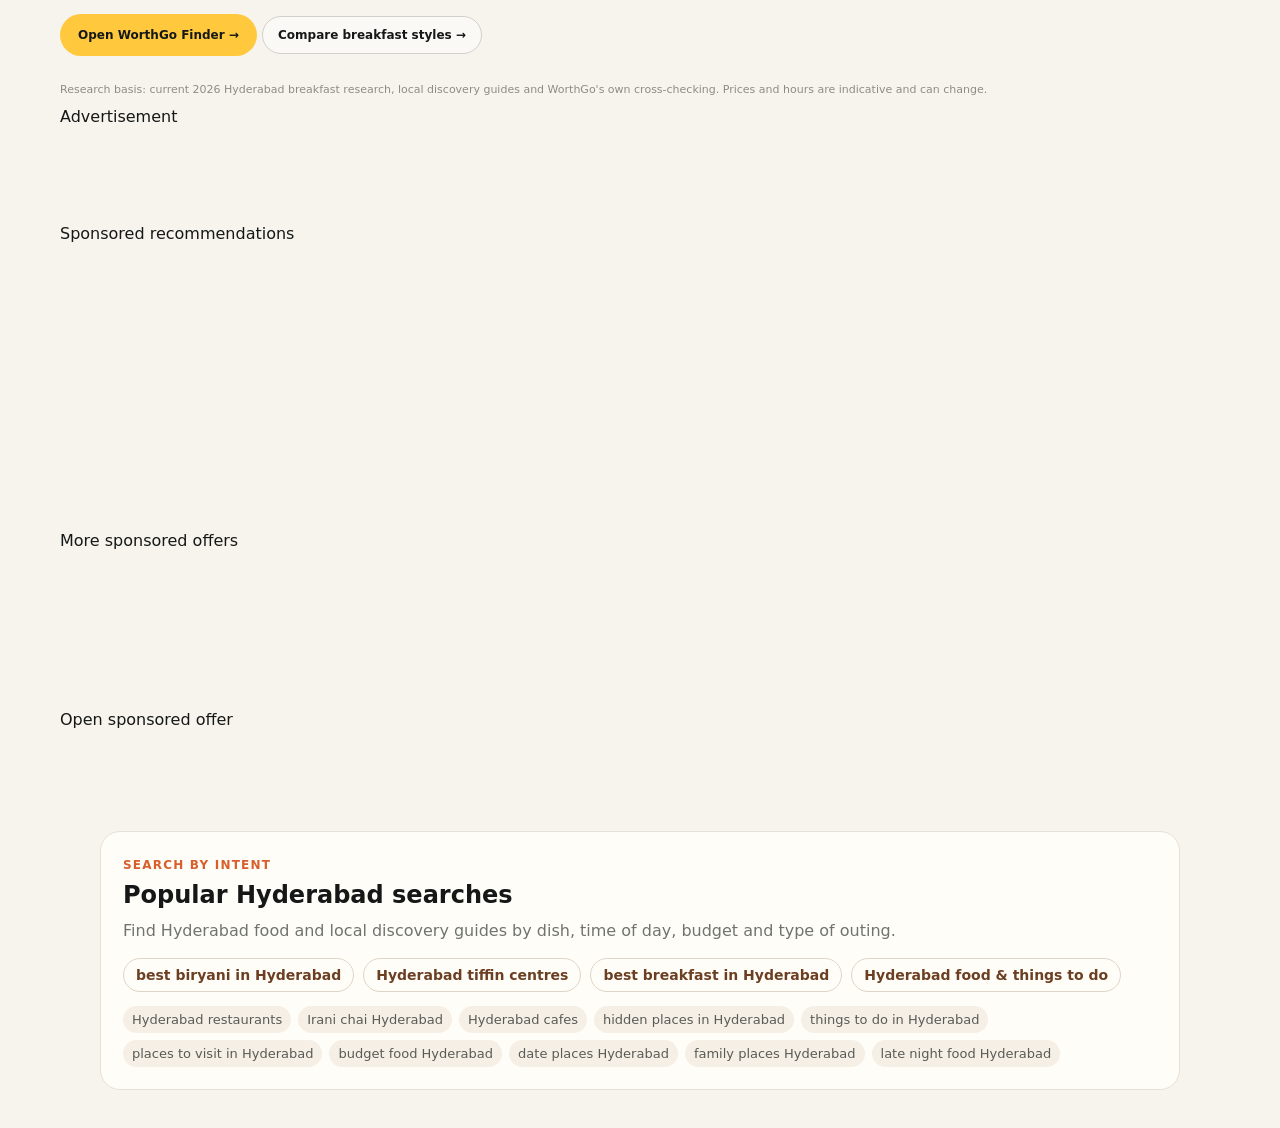
<file: hyderabad/tiffin-centers.html>
<!doctype html><html lang="en-IN"><head><meta charset="utf-8"><meta name="viewport" content="width=device-width,initial-scale=1"><title>Best Tiffin Centers in Hyderabad — WorthGo</title><meta name="description" content="A practical WorthGo guide to Hyderabad tiffin centers, dosa, idli, breakfast and quick local meals, with budget and area context."><meta name="robots" content="index,follow,max-image-preview:large,max-snippet:-1,max-video-preview:-1"><link rel="canonical" href="https://worthgo.pages.dev/hyderabad/tiffin-centers"><meta property="og:type" content="article"><meta property="og:site_name" content="WorthGo"><meta property="og:locale" content="en_IN"><meta property="og:title" content="Best Tiffin Centers in Hyderabad — WorthGo"><meta property="og:description" content="A practical guide to Hyderabad tiffin centres, dosa, idli, breakfast and quick local meals."><meta property="og:url" content="https://worthgo.pages.dev/hyderabad/tiffin-centers"><meta property="og:image" content="https://worthgo.pages.dev/og-image.jpg"><meta property="og:image:alt" content="WorthGo guide to the best tiffin centers in Hyderabad"><meta property="og:image:width" content="1200"><meta property="og:image:height" content="630"><meta name="twitter:card" content="summary_large_image"><meta name="twitter:title" content="Best Tiffin Centers in Hyderabad — WorthGo"><meta name="twitter:description" content="Compare Hyderabad tiffin centres for dosa, idli and quick local breakfast with practical budget and area context."><meta name="twitter:image" content="https://worthgo.pages.dev/og-image.jpg"><meta name="twitter:image:alt" content="WorthGo guide to the best tiffin centers in Hyderabad"><link rel="stylesheet" href="/styles.css"><link rel="stylesheet" href="/deploy.css"><script type="application/ld+json">{"@context":"https://schema.org","@type":"Article","headline":"Best Tiffin Centers in Hyderabad","description":"A practical WorthGo guide to Hyderabad tiffin centres, dosa, idli, breakfast and quick local meals.","dateModified":"2026-08-31","author":{"@type":"Organization","name":"WorthGo","url":"https://worthgo.pages.dev/"},"publisher":{"@type":"Organization","name":"WorthGo","url":"https://worthgo.pages.dev/"},"mainEntityOfPage":{"@type":"WebPage","@id":"https://worthgo.pages.dev/hyderabad/tiffin-centers"},"image":"https://worthgo.pages.dev/og-image.jpg","inLanguage":"en-IN","about":{"@type":"City","name":"Hyderabad"}}</script><script type="application/ld+json">{"@context":"https://schema.org","@type":"BreadcrumbList","itemListElement":[{"@type":"ListItem","position":1,"name":"WorthGo","item":"https://worthgo.pages.dev/"},{"@type":"ListItem","position":2,"name":"Hyderabad","item":"https://worthgo.pages.dev/hyderabad/"},{"@type":"ListItem","position":3,"name":"Tiffin Centers","item":"https://worthgo.pages.dev/hyderabad/tiffin-centers"}]}</script></head><body><header class="site-header"><a class="brand" href="/"><span class="brand-mark">W</span><span>Worth<span>Go</span></span></a><a class="city-pill" href="/">Open WorthGo Finder →</a></header><nav aria-label="WorthGo Hyderabad guides" style="padding:12px 20px;overflow:auto;white-space:nowrap;border-bottom:1px solid #e7e2d8;background:#fffdf8"><a href="/hyderabad/" style="margin-right:18px">Hyderabad</a><a href="/hyderabad/best-breakfast" style="margin-right:18px">Best breakfast</a><a href="/hyderabad/tiffin-centers" style="margin-right:18px">Tiffin centres</a><a href="/about/methodology">Methodology</a></nav><main class="shell" style="padding:64px 0"><span class="kicker">HYDERABAD · FOOD</span><h1 style="font-family:var(--serif);font-size:clamp(44px,7vw,78px);letter-spacing:-.06em;line-height:.95">Best tiffin centers <br><em style="color:var(--orange)">worth going to.</em></h1><p style="max-width:720px;color:#70746f;line-height:1.7">Hyderabad's tiffin culture is fast, affordable and deeply local. WorthGo separates a tiffin center from a full restaurant because the right answer changes when you have 30 minutes, want dosa or idli, and want to keep the spend sensible.</p><section style="display:grid;gap:12px;margin-top:32px"><article style="background:#fffdf8;border:1px solid #e7e2d8;border-radius:18px;padding:18px"><strong>Taaza Kitchen</strong><div style="font-size:11px;color:#777;margin:5px 0">📍 Madhapur · ₹100–₹200</div><p style="font-size:12px;color:#70746f;margin:0">Dosa and South Indian breakfast.</p></article><article style="background:#fffdf8;border:1px solid #e7e2d8;border-radius:18px;padding:18px"><strong>Varalakshmi Tiffins</strong><div style="font-size:11px;color:#777;margin:5px 0">📍 Gachibowli · ₹100–₹200</div><p style="font-size:12px;color:#70746f;margin:0">Pesarattu, upma and idli.</p></article><article style="background:#fffdf8;border:1px solid #e7e2d8;border-radius:18px;padding:18px"><strong>Royal Tiffin Centre</strong><div style="font-size:11px;color:#777;margin:5px 0">📍 Abids · ₹100–₹200</div><p style="font-size:12px;color:#70746f;margin:0">Early, quick dosa stop.</p></article><article style="background:#fffdf8;border:1px solid #e7e2d8;border-radius:18px;padding:18px"><strong>Govind Dosa</strong><div style="font-size:11px;color:#777;margin:5px 0">📍 Banjara Hills · ₹100–₹200</div><p style="font-size:12px;color:#70746f;margin:0">Butter and ghee dosas.</p></article><article style="background:#fffdf8;border:1px solid #e7e2d8;border-radius:18px;padding:18px"><strong>Swach Tiffin Centre</strong><div style="font-size:11px;color:#777;margin:5px 0">📍 Madhapur · ₹100–₹200</div><p style="font-size:12px;color:#70746f;margin:0">Ghee karam idli and dosa.</p></article><article style="background:#fffdf8;border:1px solid #e7e2d8;border-radius:18px;padding:18px"><strong>Nani Tiffins</strong><div style="font-size:11px;color:#777;margin:5px 0">📍 Necklace Road · ₹100–₹200</div><p style="font-size:12px;color:#70746f;margin:0">Casual local breakfast.</p></article><article style="background:#fffdf8;border:1px solid #e7e2d8;border-radius:18px;padding:18px"><strong>House of Dosas</strong><div style="font-size:11px;color:#777;margin:5px 0">📍 Banjara Hills · ₹100–₹200</div><p style="font-size:12px;color:#70746f;margin:0">Dosa-focused quick meal.</p></article><article style="background:#fffdf8;border:1px solid #e7e2d8;border-radius:18px;padding:18px"><strong>Konaseema Vantillu</strong><div style="font-size:11px;color:#777;margin:5px 0">📍 Kukatpally · ₹100–₹200</div><p style="font-size:12px;color:#70746f;margin:0">Andhra-style breakfast.</p></article></section><section style="margin-top:40px;max-width:820px"><h2>How to choose a Hyderabad tiffin stop</h2><p style="color:#70746f;line-height:1.7">Start with the area you will already be in, then decide whether speed, a specific dish or atmosphere matters most. Madhapur and Gachibowli work well for west-Hyderabad mornings, while Abids and Necklace Road can fit a central-city plan. Current hours and branch details can change, so verify them before travelling.</p></section><div style="margin-top:30px"><a class="primary-btn" href="/">Open WorthGo Finder →</a> <a class="outline-btn" href="/hyderabad/best-breakfast">Compare breakfast styles →</a></div><p style="margin-top:40px;font-size:11px;color:#8a8d86">Research basis: current 2026 Hyderabad breakfast research, local discovery guides and WorthGo's own cross-checking. Prices and hours are indicative and can change.</p></main><script src="/ads-body.js?v=20260826-sitewide" defer></script></body></html>
</file>
<file: styles.css>
:root{--bg:#f7f4ed;--paper:#fffdf8;--ink:#151817;--muted:#70746f;--line:#e7e2d8;--yellow:#ffc83d;--orange:#ef6d3d;--green:#dff1c6;--blue:#dfe9f5;--shadow:0 18px 60px rgba(29,30,26,.09);--sans:'DM Sans',system-ui,sans-serif;--serif:'Fraunces',Georgia,serif}*{box-sizing:border-box}html{scroll-behavior:smooth}body{margin:0;background:var(--bg);color:var(--ink);font-family:var(--sans);-webkit-font-smoothing:antialiased}button,a{font:inherit}button{cursor:pointer}a{text-decoration:none;color:inherit}.shell{width:min(1160px,calc(100% - 40px));margin:auto}.site-header{height:76px;padding:0 max(20px,calc((100% - 1160px)/2));display:flex;align-items:center;justify-content:space-between;position:sticky;top:0;z-index:20;background:rgba(247,244,237,.9);backdrop-filter:blur(16px);border-bottom:1px solid rgba(231,226,216,.8)}.brand{display:flex;align-items:center;gap:10px;font-size:22px;font-weight:800;letter-spacing:-.05em}.brand>span:last-child>span{color:var(--orange)}.brand-mark{width:36px;height:36px;border-radius:12px;background:var(--ink);color:#fff;display:grid;place-items:center;font-family:var(--serif);font-weight:700;font-size:20px}.header-actions{display:flex;gap:8px}.city-pill,.menu-btn{border:1px solid var(--line);background:#fffdf8;border-radius:999px;color:var(--ink);height:42px}.city-pill{padding:0 15px;font-size:13px;font-weight:700}.city-pill span{margin-left:7px;color:#777}.menu-btn{width:42px;display:none}.hero{position:relative;overflow:hidden;padding:76px 0 92px;background:#151b24;color:#fff}.hero:before{content:"";position:absolute;width:620px;height:620px;right:-130px;top:-210px;border-radius:50%;background:radial-gradient(circle,rgba(255,200,61,.27),transparent 68%)}.hero:after{content:"";position:absolute;left:-180px;bottom:-260px;width:560px;height:560px;border-radius:50%;background:radial-gradient(circle,rgba(239,109,61,.25),transparent 65%)}.hero-copy{position:relative;z-index:2;width:min(720px,calc(100% - 40px));margin:auto;text-align:center}.eyebrow{font-size:11px;letter-spacing:.16em;text-transform:uppercase;color:#cbd0ca;font-weight:800}.spark{color:var(--yellow);margin-right:5px}.hero h1{font-family:var(--serif);font-size:clamp(58px,8vw,102px);line-height:.9;letter-spacing:-.065em;margin:19px 0 22px}.hero h1 em{color:var(--yellow);font-style:italic}.hero-text{max-width:650px;margin:0 auto;color:#c8cdc8;font-size:17px;line-height:1.6}.mode-switch{display:grid;grid-template-columns:repeat(3,1fr);gap:10px;margin-top:34px;text-align:left}.mode{min-height:82px;border:1px solid rgba(255,255,255,.16);border-radius:18px;padding:13px;background:rgba(255,255,255,.06);color:#fff;display:flex;align-items:center;gap:11px;transition:.2s}.mode:hover{transform:translateY(-2px);background:rgba(255,255,255,.1)}.mode.active{background:#fff;color:var(--ink);border-color:#fff;box-shadow:0 14px 30px rgba(0,0,0,.18)}.mode>span:last-child{display:flex;flex-direction:column;gap:3px}.mode strong{font-size:13px}.mode small{font-size:10px;color:#aeb4ae}.mode.active small{color:#777}.hero-art{position:absolute;inset:0;pointer-events:none;opacity:.75}.sun{position:absolute;width:190px;height:190px;border-radius:50%;right:14%;top:17%;background:radial-gradient(circle,#ffd77b 0 8%,rgba(255,169,87,.45) 30%,transparent 70%)}.route{position:absolute;border:1px dashed rgba(255,255,255,.22);border-radius:50%}.route-one{width:540px;height:230px;right:-30px;bottom:-80px;transform:rotate(-15deg)}.route-two{width:420px;height:170px;left:-90px;top:40px;transform:rotate(20deg)}.pin{position:absolute;width:48px;height:48px;border-radius:16px;background:rgba(255,255,255,.12);border:1px solid rgba(255,255,255,.2);display:grid;place-items:center;font-size:20px;backdrop-filter:blur(10px)}.pin-one{right:19%;bottom:25%}.pin-two{right:34%;top:25%}.pin-three{left:16%;bottom:23%;color:var(--yellow)}.postcard{position:absolute;right:7%;bottom:9%;width:150px;height:108px;border:1px solid rgba(255,255,255,.24);background:rgba(255,255,255,.08);border-radius:10px;padding:15px;transform:rotate(7deg);backdrop-filter:blur(8px)}.postcard span{font-size:8px;letter-spacing:.18em}.postcard strong{display:block;font-family:var(--serif);font-size:38px;line-height:.8;color:var(--yellow);margin:8px 0}.postcard small{font-size:8px;color:#bdc2bc}.finder{position:relative;z-index:3;margin-top:-42px;background:var(--paper);border:1px solid var(--line);border-radius:26px;padding:28px;box-shadow:var(--shadow)}.section-intro{display:flex;justify-content:space-between;align-items:end;gap:20px;margin-bottom:22px}.kicker{display:block;color:#989a94;font-size:10px;letter-spacing:.15em;font-weight:800}.section-intro h2{font-family:var(--serif);font-size:clamp(30px,4vw,44px);letter-spacing:-.05em;line-height:1;margin:7px 0 0}.context{font-size:12px;color:#777b74;background:#f1eee6;border-radius:999px;padding:8px 11px;white-space:nowrap}.intent-grid{display:grid;grid-template-columns:repeat(5,1fr);gap:10px}.intent{min-height:132px;text-align:left;background:#fff;border:1px solid var(--line);border-radius:18px;padding:16px;display:flex;flex-direction:column;justify-content:space-between;transition:.2s}.intent:hover,.intent.selected{transform:translateY(-3px);box-shadow:0 12px 30px rgba(20,24,20,.07);border-color:#d6d0c3}.intent.featured{background:var(--ink);color:#fff;border-color:var(--ink)}.intent-icon{font-size:25px}.intent strong{font-size:14px}.intent small{display:block;font-size:10px;color:#858981;line-height:1.3;margin-top:4px}.featured small{color:#b9beb7}.quick-row{display:flex;align-items:center;gap:8px;flex-wrap:wrap;margin-top:17px;padding-top:16px;border-top:1px solid var(--line);font-size:11px;color:#8a8d86}.quick-row button{border:1px solid var(--line);background:#f7f5ef;border-radius:999px;padding:8px 11px;font-size:11px;font-weight:700;color:#555a53}.discover{padding:88px 0 72px}.discover .section-intro{align-items:center}.result-summary{display:flex;align-items:center;gap:9px;background:#fff;border:1px solid var(--line);border-radius:16px;padding:10px 13px;font-size:11px;box-shadow:0 7px 22px rgba(20,24,20,.04)}.result-summary strong{background:var(--yellow);padding:5px 7px;border-radius:999px;font-size:9px}.result-summary span{font-weight:800}.result-summary small{color:#7d8179}.cards{display:grid;grid-template-columns:1.25fr 1fr 1fr;gap:14px}.place-card{background:var(--paper);border:1px solid var(--line);border-radius:22px;overflow:hidden;box-shadow:0 4px 22px rgba(20,24,20,.035)}.card-big{border:2px solid var(--ink);box-shadow:0 16px 40px rgba(20,24,20,.1)}.place-image{height:220px;position:relative;overflow:hidden}.card-big .place-image{height:280px}.breakfast-img{background:radial-gradient(circle at 50% 64%,#f2c277 0 16%,transparent 17%),radial-gradient(circle at 50% 67%,#fff1c8 0 30%,transparent 31%),linear-gradient(135deg,#5c2c1e,#c97c46 55%,#202532)}.hidden-img{background:radial-gradient(circle at 62% 60%,#f4d79e 0 11%,transparent 12%),linear-gradient(145deg,#243d3a,#9d7450 55%,#1e2529)}.explore-img{background:linear-gradient(180deg,#3b6497 0,#e8a36e 58%,#252b37)}.explore-img:before{content:"";position:absolute;left:50%;bottom:25px;transform:translateX(-50%);width:190px;height:115px;background:#b97755;clip-path:polygon(0 100%,0 42%,12% 28%,28% 28%,28% 40%,50% 0,72% 40%,72% 28%,88% 28%,100% 42%,100% 100%)}.image-label,.save{position:absolute;top:13px;border-radius:999px;font-size:10px;font-weight:800}.image-label{left:13px;padding:7px 9px;background:#dff1c6;color:#31541e}.save{right:13px;width:32px;height:32px;display:grid;place-items:center;background:rgba(15,20,25,.55);color:#fff;backdrop-filter:blur(8px);font-size:17px}.place-body{padding:18px}.place-meta,.place-footer{display:flex;justify-content:space-between;gap:10px}.place-meta{font-size:10px;font-weight:800;color:#767a72;text-transform:uppercase;letter-spacing:.06em}.place-body h3{font-family:var(--serif);font-size:21px;line-height:1.08;letter-spacing:-.035em;margin:10px 0 8px}.card-big .place-body h3{font-size:28px}.place-body p{font-size:11px;color:#777b74;line-height:1.5;margin:0 0 15px}.fit-line{display:inline-block;background:#eef6e5;color:#41652b;border-radius:9px;padding:7px 9px;font-size:10px;font-weight:700;margin-bottom:14px}.place-footer{font-size:10px;color:#898d85;padding-top:13px;border-top:1px solid var(--line)}.recommendation-reason{background:#f4f1e9;border-radius:10px;padding:9px!important;margin-top:12px!important;margin-bottom:0!important}.recommendation-reason strong{color:#4d514a}.result-actions{display:flex;justify-content:center;gap:10px;margin-top:20px}.result-actions button{border-radius:999px}.split{display:grid;grid-template-columns:1fr 1fr;gap:14px;padding-bottom:76px}.split-panel{min-height:365px;border-radius:25px;padding:30px;display:flex;flex-direction:column;align-items:flex-start}.local-panel{background:var(--green)}.visit-panel{background:#ffe1c9}.panel-icon{font-size:28px;margin-bottom:42px}.split-panel h2{font-family:var(--serif);font-size:clamp(36px,4vw,55px);line-height:.94;letter-spacing:-.06em;margin:0 0 15px}.split-panel h2 em{color:var(--orange);font-style:italic}.split-panel p{max-width:470px;color:#666b62;font-size:13px;line-height:1.6;margin:0 0 22px}.outline-btn,.light-btn{margin-top:auto;border:1px solid rgba(21,24,23,.18);border-radius:999px;padding:11px 15px;background:rgba(255,255,255,.4);font-weight:800;font-size:12px}.light-btn{background:#fffaf3}.collections{padding:10px 0 78px}.collection-row{display:grid;grid-template-columns:repeat(4,1fr);gap:10px}.collection-row button{min-height:150px;text-align:left;background:#fff;border:1px solid var(--line);border-radius:18px;padding:18px;display:flex;flex-direction:column;justify-content:space-between;transition:.2s}.collection-row button:hover{transform:translateY(-3px);box-shadow:var(--shadow)}.collection-row span{font-size:25px}.collection-row strong{font-size:15px}.collection-row small{font-size:10px;color:#888c84}.cta{margin-bottom:80px;background:var(--ink);color:#fff;border-radius:27px;padding:45px;display:flex;align-items:center;justify-content:space-between;gap:30px;position:relative;overflow:hidden}.cta:after{content:"";position:absolute;right:-130px;top:-180px;width:430px;height:430px;border-radius:50%;background:radial-gradient(circle,rgba(255,200,61,.32),transparent 65%)}.cta>*{position:relative;z-index:1}.cta h2{font-family:var(--serif);font-size:clamp(34px,5vw,55px);line-height:.95;letter-spacing:-.06em;margin:8px 0 15px}.cta h2 em{color:var(--yellow);font-style:italic}.cta p{font-size:12px;color:#aeb4ad;margin:0}.primary-btn{border:0;background:var(--yellow);color:var(--ink);border-radius:999px;padding:14px 18px;font-weight:800;font-size:12px;white-space:nowrap}.primary-btn span{margin-left:10px}.quick-panel{position:fixed;inset:0;z-index:60;display:none}.quick-panel.show{display:block}.quick-backdrop{position:absolute;inset:0;background:rgba(12,16,20,.58);backdrop-filter:blur(4px)}.quick-sheet{position:absolute;left:50%;bottom:20px;transform:translateX(-50%);width:min(520px,calc(100% - 28px));background:var(--paper);border:1px solid var(--line);border-radius:24px;padding:25px;box-shadow:0 25px 80px rgba(0,0,0,.25)}.quick-sheet h2{font-family:var(--serif);font-size:32px;letter-spacing:-.05em;margin:8px 0 20px}.quick-close{position:absolute;right:16px;top:14px;border:1px solid var(--line);background:#fff;border-radius:50%;width:32px;height:32px;font-size:20px}.quick-options{display:grid;grid-template-columns:1fr 1fr;gap:9px}.quick-options button{border:1px solid var(--line);background:#fff;border-radius:14px;padding:14px;text-align:left;font-weight:700;font-size:12px}.quick-options button:hover{border-color:#bdb6a8;transform:translateY(-1px)}.footer{background:#11161e;color:#fff;padding:35px max(20px,calc((100% - 1160px)/2));display:flex;justify-content:space-between;gap:30px;align-items:center}.footer-brand{display:grid;grid-template-columns:auto auto;gap:8px 10px;align-items:center}.footer-brand .brand-mark{background:#fff;color:var(--ink);grid-row:span 2}.footer-brand strong{font-size:16px}.footer-brand p{font-size:10px;color:#888f89;margin:0}.footer-city{display:flex;flex-direction:column;gap:5px;text-align:right}.footer-city span{font-size:10px;color:#7f867f}.footer-city strong{font-size:11px}.toast{position:fixed;left:50%;bottom:20px;transform:translate(-50%,130px);background:#151817;color:#fff;border-radius:999px;padding:12px 16px;font-size:11px;z-index:70;transition:.25s;box-shadow:0 15px 40px rgba(0,0,0,.2)}.toast.show{transform:translate(-50%,0)}@media(max-width:900px){.menu-btn{display:block}.mode-switch{grid-template-columns:1fr}.intent-grid{grid-template-columns:repeat(2,1fr)}.cards{grid-template-columns:1fr 1fr}.card-big{grid-column:span 2}.collection-row{grid-template-columns:repeat(2,1fr)}.cta{display:block}.primary-btn{margin-top:25px}.footer{align-items:flex-start;flex-direction:column}.footer-city{text-align:left}.result-summary{margin-top:12px;width:100%}}@media(max-width:600px){.site-header{height:66px}.city-pill{font-size:11px}.shell{width:calc(100% - 28px)}.hero{padding:58px 0 72px}.hero h1{font-size:58px}.hero-text{font-size:14px}.mode{min-height:70px}.hero-art{opacity:.45}.postcard{display:none}.finder{margin-top:-30px;padding:18px}.section-intro{display:block}.context{display:inline-block;margin-top:13px}.intent-grid{grid-template-columns:1fr 1fr}.intent{min-height:122px;padding:13px}.intent strong{font-size:12px}.intent small{font-size:9px}.cards{grid-template-columns:1fr}.card-big{grid-column:auto}.card-big .place-image,.place-image{height:220px}.card-big .place-body h3{font-size:25px}.collection-row{grid-template-columns:1fr 1fr}.collection-row button{min-height:130px}.cta{padding:30px;margin-bottom:55px}.footer{padding:30px 14px}.footer-city strong{font-size:10px}.quick-sheet{bottom:0;border-radius:24px 24px 0 0}.quick-options{grid-template-columns:1fr}.result-actions{flex-direction:column}.result-actions button{width:100%}}
</file>
<file: deploy.css>
.result-summary{flex-wrap:wrap}.confidence-badge{display:inline-flex;align-items:center;padding:5px 7px;border-radius:999px;background:#eef6e5;color:#41652b;font-size:9px;letter-spacing:0;text-transform:none;white-space:nowrap}.research-signal{display:block;font-size:9px;color:#777b74;margin:-4px 0 12px}.add-day{width:100%;margin-top:12px;border:1px solid #ddd7ca;background:#fff;border-radius:999px;padding:10px 12px;font-size:11px;font-weight:800}.add-day:hover{background:#f4f1e9}.place-photo{position:absolute;inset:0;width:100%;height:100%;object-fit:cover;display:block;z-index:0}.place-image .image-label,.place-image .save{z-index:3}.photo-credit{position:absolute;left:10px;bottom:9px;z-index:2;padding:4px 7px;border-radius:7px;background:rgba(0,0,0,.55);color:#fff;font-size:8px;line-height:1.2;max-width:72%;backdrop-filter:blur(4px)}.photo-missing{position:absolute;left:50%;top:50%;transform:translate(-50%,-50%);z-index:1;border:1px solid rgba(255,255,255,.35);background:rgba(20,24,23,.5);color:#fff;border-radius:999px;padding:8px 11px;font-size:9px;font-weight:700;white-space:nowrap;backdrop-filter:blur(5px)}.day-sheet{max-height:min(78vh,680px);overflow:auto}.day-intro{color:#777b74;font-size:12px;line-height:1.5}.day-list{display:grid;gap:8px;margin:18px 0}.day-item{display:grid;grid-template-columns:28px 1fr 32px;gap:10px;align-items:center;padding:11px;border:1px solid var(--line);border-radius:14px;background:#fff}.day-number{width:28px;height:28px;border-radius:50%;display:grid;place-items:center;background:#f1eee6;font-size:11px;font-weight:800}.day-item strong{display:block;font-size:12px}.day-item small{display:block;margin-top:3px;color:#858981;font-size:9px;line-height:1.35}.day-item>button{border:0;background:#f1eee6;border-radius:50%;width:28px;height:28px;font-size:18px}.day-actions{display:flex;gap:8px;justify-content:flex-end}.day-actions button{margin-top:0}.toast{max-width:calc(100% - 28px);text-align:center}.advanced-filters{margin-top:18px;padding:16px;border:1px solid var(--line);border-radius:18px;background:#f8f6f0}.advanced-heading{display:flex;justify-content:space-between;align-items:center;gap:12px;margin-bottom:12px}.advanced-heading strong{font-size:12px}.advanced-heading span{font-size:10px;color:#858981}.advanced-grid{display:grid;grid-template-columns:repeat(4,1fr);gap:9px}.advanced-grid label{font-size:9px;font-weight:800;color:#686c65;text-transform:uppercase;letter-spacing:.05em}.advanced-grid select{display:block;width:100%;margin-top:6px;border:1px solid var(--line);background:#fffdf8;border-radius:11px;padding:10px 9px;font-size:10px;font-weight:700;color:var(--ink);outline:none}.advanced-grid select:focus{border-color:#bdb6a8;box-shadow:0 0 0 3px rgba(255,200,61,.18)}.tag-row{display:flex;gap:5px;flex-wrap:wrap;margin:-2px 0 13px}.tag-row span{font-size:8px;font-weight:800;color:#5f655c;background:#f1eee6;border-radius:999px;padding:5px 7px}.place-body .research-signal{font-weight:700}.place-body .fit-line{margin-bottom:10px}@media(max-width:800px){.header-actions{gap:5px}.day-pill{padding:0 10px;font-size:11px}.day-count{min-width:18px}.result-summary{align-items:flex-start}.confidence-badge{width:max-content}.cards{grid-template-columns:1fr}.card-big .place-image,.place-image{height:220px}.intent-grid{grid-template-columns:repeat(2,1fr)}.quick-options{grid-template-columns:1fr}.advanced-grid{grid-template-columns:repeat(2,1fr)}}@media(max-width:520px){.shell{width:min(100% - 24px,1160px)}.site-header{padding:0 12px}.brand{font-size:19px}.day-pill{display:inline-flex;align-items:center;gap:4px}.city-pill{padding:0 10px}.hero{padding:55px 0 72px}.hero h1{font-size:58px}.mode-switch{grid-template-columns:1fr}.mode{min-height:66px}.finder{padding:18px;border-radius:20px}.section-intro{align-items:flex-start;flex-direction:column;gap:10px}.context{white-space:normal}.intent-grid{grid-template-columns:1fr 1fr}.quick-row{align-items:flex-start}.quick-row>span{width:100%}.discover{padding:48px 0 50px}.split-panel{min-height:330px}.cta{padding:30px 22px;flex-direction:column;align-items:flex-start}.footer{flex-direction:column;align-items:flex-start}.footer-city{text-align:left}.result-actions{flex-direction:column}.result-actions button{width:100%}.result-summary{width:100%;gap:7px}.photo-credit{font-size:7px;max-width:80%}.advanced-grid{grid-template-columns:1fr}.advanced-heading{align-items:flex-start;flex-direction:column;gap:4px}.advanced-filters{padding:13px}}
</file>
